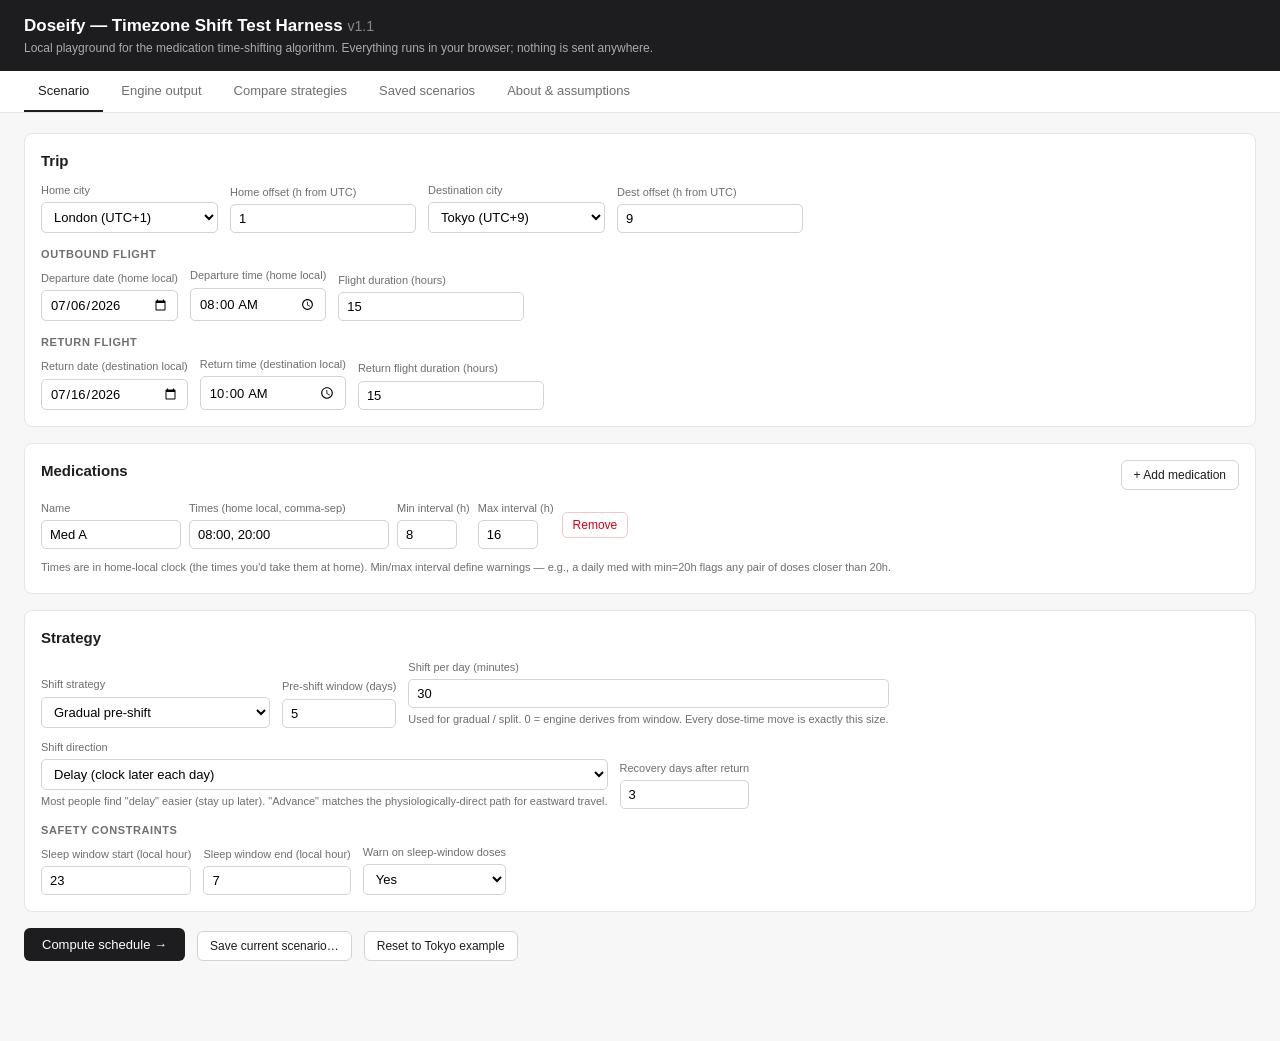
<file: index.html>
<!doctype html>
<html lang="en">
<head>
<meta charset="utf-8">
<title>Doseify — Timezone Shift Test Harness v1.1</title>
<style>
  :root {
    --bg: #f7f7f8;
    --panel: #ffffff;
    --ink: #1d1d1f;
    --muted: #6e6e73;
    --line: #e5e5e7;
    --accent: #0a84ff;
    --warn-bg: #fff5f6;
    --warn-line: #d70015;
    --info-bg: #f0f8ff;
    --info-line: #007aff;
    --home: #f7f7f8;
    --pre: #fff8e1;
    --flight: #ffe9d4;
    --dest: #e3f2fd;
    --return: #ffe9d4;
    --recover: #fff8e1;
  }
  * { box-sizing: border-box; }
  body {
    font-family: -apple-system, BlinkMacSystemFont, "Segoe UI", Roboto, Helvetica, Arial, sans-serif;
    margin: 0; background: var(--bg); color: var(--ink); font-size: 14px; line-height: 1.4;
  }
  header.app {
    background: var(--ink); color: #fff; padding: 14px 24px;
  }
  header.app h1 { margin: 0; font-size: 17px; font-weight: 600; }
  header.app .sub { font-size: 12px; color: #aaa; margin-top: 2px; }
  nav.tabs {
    background: #fff; border-bottom: 1px solid var(--line); padding: 0 24px;
    display: flex; gap: 4px; overflow-x: auto;
  }
  nav.tabs button {
    background: none; border: none; padding: 12px 14px; cursor: pointer;
    font-size: 13px; color: var(--muted); border-bottom: 2px solid transparent;
  }
  nav.tabs button.active { color: var(--ink); border-bottom-color: var(--ink); font-weight: 500; }
  main { padding: 20px 24px 80px; max-width: 1280px; }
  section.tab-pane { display: none; }
  section.tab-pane.active { display: block; }
  .panel { background: var(--panel); border: 1px solid var(--line); border-radius: 8px; padding: 16px; margin-bottom: 16px; }
  .panel h2 { margin: 0 0 12px; font-size: 15px; font-weight: 600; }
  .panel h3 { margin: 14px 0 6px; font-size: 11px; color: var(--muted); text-transform: uppercase; letter-spacing: 0.6px; font-weight: 600; }
  .row { display: flex; gap: 12px; flex-wrap: wrap; align-items: flex-end; }
  .field { display: flex; flex-direction: column; gap: 4px; }
  .field label { font-size: 11px; color: var(--muted); }
  .field input, .field select {
    padding: 6px 8px; font-size: 13px; border: 1px solid #d2d2d7; border-radius: 5px; background: #fff;
    font-family: inherit;
  }
  .field input:focus, .field select:focus { outline: 2px solid var(--accent); outline-offset: -1px; }
  button.primary {
    background: var(--ink); color: #fff; border: none; padding: 9px 18px;
    border-radius: 6px; cursor: pointer; font-size: 13px; font-weight: 500;
  }
  button.primary:hover { background: #333; }
  button.secondary {
    background: #fff; color: var(--ink); border: 1px solid #d2d2d7;
    padding: 7px 12px; border-radius: 6px; cursor: pointer; font-size: 12px;
  }
  button.secondary:hover { background: #f5f5f7; }
  button.danger {
    background: #fff; color: var(--warn-line); border: 1px solid #f5c7ca;
    padding: 5px 10px; border-radius: 5px; cursor: pointer; font-size: 12px;
  }
  table.schedule { width: 100%; border-collapse: collapse; font-size: 12px; }
  table.schedule th, table.schedule td { border-bottom: 1px solid #f0f0f0; padding: 6px 8px; text-align: left; }
  table.schedule th { background: #fafafa; font-weight: 500; color: var(--muted); font-size: 11px; text-transform: uppercase; letter-spacing: 0.4px; position: sticky; top: 0; }
  table.schedule tr.phase-home td:first-child { border-left: 3px solid #d2d2d7; }
  table.schedule tr.phase-pre td:first-child { border-left: 3px solid #f5a623; }
  table.schedule tr.phase-flight td:first-child { border-left: 3px solid #ff6b00; }
  table.schedule tr.phase-dest td:first-child { border-left: 3px solid var(--accent); }
  table.schedule tr.phase-return td:first-child { border-left: 3px solid #ff6b00; }
  table.schedule tr.phase-recover td:first-child { border-left: 3px solid #f5a623; }
  .pill { display: inline-block; padding: 1px 6px; border-radius: 10px; font-size: 10px; background: #eef; color: #334; margin-right: 4px; font-weight: 500; }
  .pill.home { background: #eee; color: #555; }
  .pill.pre, .pill.recover { background: #fff3cd; color: #7a5500; }
  .pill.flight, .pill.return { background: #ffe0c2; color: #8a3a00; }
  .pill.dest { background: #d6ebff; color: #003a72; }
  .warning-list { font-size: 12px; }
  .warning-list .warn { padding: 7px 10px; border-left: 3px solid var(--warn-line); background: var(--warn-bg); margin-bottom: 4px; border-radius: 0 4px 4px 0; }
  .warning-list .info { padding: 7px 10px; border-left: 3px solid var(--info-line); background: var(--info-bg); margin-bottom: 4px; border-radius: 0 4px 4px 0; }
  .med-row {
    display: flex; gap: 8px; align-items: center; padding: 8px 0;
    border-bottom: 1px solid #f0f0f0;
  }
  .med-row:last-child { border-bottom: none; }
  .med-row input[type=text] { width: 140px; }
  .med-row input[type=number] { width: 60px; }
  .med-row .med-times { display: flex; gap: 4px; align-items: center; }
  svg.timeline { width: 100%; height: auto; display: block; background: #fff; border-radius: 4px; }
  .legend { font-size: 11px; color: var(--muted); display: flex; gap: 16px; margin-top: 8px; flex-wrap: wrap; }
  .legend .swatch { display: inline-block; width: 12px; height: 12px; vertical-align: middle; margin-right: 4px; border-radius: 2px; border: 1px solid rgba(0,0,0,0.05); }
  .compare-grid { display: grid; grid-template-columns: 1fr 1fr; gap: 16px; }
  .saved-row { display: flex; justify-content: space-between; align-items: center; padding: 10px 0; border-bottom: 1px solid #f0f0f0; gap: 12px; }
  .saved-row:last-child { border-bottom: none; }
  .saved-row .saved-meta { flex: 1; }
  .saved-row .saved-name { font-weight: 500; }
  .saved-row .saved-desc { font-size: 11px; color: var(--muted); }
  small.muted { color: var(--muted); font-size: 11px; }
  .kv { display: grid; grid-template-columns: max-content 1fr; gap: 4px 12px; font-size: 12px; }
  .kv dt { color: var(--muted); }
  .kv dd { margin: 0; }
  .scrollwrap { max-height: 460px; overflow: auto; border: 1px solid #f0f0f0; border-radius: 4px; }
  details.about { padding: 10px 0; border-top: 1px solid #eee; }
  details.about summary { cursor: pointer; font-weight: 500; padding: 4px 0; }
  details.about > div { padding: 8px 0 4px; color: #333; }
  .toast {
    position: fixed; bottom: 20px; right: 20px; background: var(--ink); color: #fff;
    padding: 10px 16px; border-radius: 6px; font-size: 12px; opacity: 0; transition: opacity 0.2s;
    pointer-events: none;
  }
  .toast.show { opacity: 1; }
  code { background: #f0f0f0; padding: 1px 4px; border-radius: 3px; font-size: 12px; }
</style>
</head>
<body>
<header class="app">
  <h1>Doseify — Timezone Shift Test Harness <small style="color:#888;font-weight:400">v1.1</small></h1>
  <div class="sub">Local playground for the medication time-shifting algorithm. Everything runs in your browser; nothing is sent anywhere.</div>
</header>
<nav class="tabs">
  <button data-tab="scenario" class="active">Scenario</button>
  <button data-tab="output">Engine output</button>
  <button data-tab="compare">Compare strategies</button>
  <button data-tab="saved">Saved scenarios</button>
  <button data-tab="about">About &amp; assumptions</button>
</nav>
<main>

<!-- ===================== SCENARIO TAB ===================== -->
<section class="tab-pane active" id="tab-scenario">

  <div class="panel">
    <h2>Trip</h2>
    <div class="row">
      <div class="field">
        <label>Home city</label>
        <select id="homeCity"></select>
      </div>
      <div class="field">
        <label>Home offset (h from UTC)</label>
        <input type="number" id="homeOffset" step="0.25" value="1">
      </div>
      <div class="field">
        <label>Destination city</label>
        <select id="destCity"></select>
      </div>
      <div class="field">
        <label>Dest offset (h from UTC)</label>
        <input type="number" id="destOffset" step="0.25" value="9">
      </div>
    </div>

    <h3>Outbound flight</h3>
    <div class="row">
      <div class="field">
        <label>Departure date (home local)</label>
        <input type="date" id="depDate" value="2026-07-06">
      </div>
      <div class="field">
        <label>Departure time (home local)</label>
        <input type="time" id="depTime" value="08:00">
      </div>
      <div class="field">
        <label>Flight duration (hours)</label>
        <input type="number" id="depFlight" step="0.5" value="15">
      </div>
    </div>

    <h3>Return flight</h3>
    <div class="row">
      <div class="field">
        <label>Return date (destination local)</label>
        <input type="date" id="retDate" value="2026-07-16">
      </div>
      <div class="field">
        <label>Return time (destination local)</label>
        <input type="time" id="retTime" value="10:00">
      </div>
      <div class="field">
        <label>Return flight duration (hours)</label>
        <input type="number" id="retFlight" step="0.5" value="15">
      </div>
    </div>
  </div>

  <div class="panel">
    <h2>Medications <button class="secondary" id="addMed" style="float:right">+ Add medication</button></h2>
    <div id="medList"></div>
    <small class="muted">Times are in home-local clock (the times you'd take them at home). Min/max interval define warnings — e.g., a daily med with min=20h flags any pair of doses closer than 20h.</small>
  </div>

  <div class="panel">
    <h2>Strategy</h2>
    <div class="row">
      <div class="field">
        <label>Shift strategy</label>
        <select id="strategy">
          <option value="suggest">Suggest (engine picks)</option>
          <option value="snap">Snap on landing</option>
          <option value="gradual" selected>Gradual pre-shift</option>
          <option value="split">Split (half before, half on landing)</option>
        </select>
      </div>
      <div class="field">
        <label>Pre-shift window (days)</label>
        <input type="number" id="preShiftDays" min="0" max="14" value="5">
      </div>
      <div class="field">
        <label>Shift per day (minutes)</label>
        <input type="number" id="shiftMinPerDay" min="0" max="240" step="5" value="30">
        <small class="muted">Used for gradual / split. 0 = engine derives from window. Every dose-time move is exactly this size.</small>
      </div>
      <div class="field">
        <label>Shift direction</label>
        <select id="shiftDirection">
          <option value="delay" selected>Delay (clock later each day)</option>
          <option value="advance">Advance (clock earlier each day)</option>
        </select>
        <small class="muted">Most people find "delay" easier (stay up later). "Advance" matches the physiologically-direct path for eastward travel.</small>
      </div>
      <div class="field">
        <label>Recovery days after return</label>
        <input type="number" id="postRecoveryDays" min="0" max="14" value="3">
      </div>
    </div>
    <h3>Safety constraints</h3>
    <div class="row">
      <div class="field">
        <label>Sleep window start (local hour)</label>
        <input type="number" id="sleepStart" min="0" max="23" value="23">
      </div>
      <div class="field">
        <label>Sleep window end (local hour)</label>
        <input type="number" id="sleepEnd" min="0" max="23" value="7">
      </div>
      <div class="field">
        <label>Warn on sleep-window doses</label>
        <select id="warnSleep"><option value="1" selected>Yes</option><option value="0">No</option></select>
      </div>
    </div>
  </div>

  <div class="row">
    <button class="primary" id="computeBtn">Compute schedule →</button>
    <button class="secondary" id="saveBtn">Save current scenario…</button>
    <button class="secondary" id="resetBtn">Reset to Tokyo example</button>
  </div>
</section>

<!-- ===================== OUTPUT TAB ===================== -->
<section class="tab-pane" id="tab-output">
  <div class="panel">
    <h2>Summary <span style="float:right">
      <button class="secondary" id="exportJsonBtn">Export JSON fixture</button>
    </span></h2>
    <dl class="kv" id="summaryKv"></dl>
  </div>

  <div class="panel">
    <h2>Your edits <small class="muted">(drag any dose dot on the timeline to override its time)</small></h2>
    <div id="editsPanel"></div>
  </div>

  <div class="panel">
    <h2>Timeline</h2>
    <div id="timelineWrap"></div>
    <div class="legend">
      <span><span class="swatch" style="background:var(--home)"></span>Home</span>
      <span><span class="swatch" style="background:var(--pre)"></span>Pre-shift</span>
      <span><span class="swatch" style="background:#ff6b00;opacity:0.4"></span>In flight</span>
      <span><span class="swatch" style="background:var(--dest)"></span>Destination</span>
      <span><span class="swatch" style="background:var(--recover)"></span>Recovery</span>
      <span><span class="swatch" style="background:#666;opacity:0.3"></span>Sleep window</span>
      <span><span class="swatch" style="background:#1d1d1f;border-radius:50%"></span>Dose</span>
      <span><span class="swatch" style="background:#fff;border:2px solid #d70015;border-radius:50%"></span>Dose in a warning</span>
      <span><span class="swatch" style="background:#0a84ff;border-radius:50%"></span>Edited dose</span>
      <span style="font-style:italic;color:#777">Dashed vertical line = where "home midnight" falls on this row's clock</span>
    </div>
  </div>

  <div class="panel">
    <h2>Schedule (per dose)</h2>
    <div class="scrollwrap">
      <table class="schedule" id="schedTable">
        <thead><tr>
          <th>Phase</th>
          <th>Date (display)</th>
          <th>Med</th>
          <th>Display local</th>
          <th>Home local</th>
          <th>UTC</th>
          <th>Notes</th>
        </tr></thead>
        <tbody></tbody>
      </table>
    </div>
  </div>

  <div class="panel">
    <h2>Warnings &amp; notes</h2>
    <div class="warning-list" id="warningList"></div>
  </div>
</section>

<!-- ===================== COMPARE TAB ===================== -->
<section class="tab-pane" id="tab-compare">
  <div class="panel">
    <h2>Compare two strategies</h2>
    <div class="row">
      <div class="field">
        <label>Strategy A</label>
        <select id="cmpA">
          <option value="snap">Snap on landing</option>
          <option value="gradual" selected>Gradual pre-shift</option>
          <option value="split">Split</option>
          <option value="suggest">Suggest</option>
        </select>
      </div>
      <div class="field">
        <label>Strategy B</label>
        <select id="cmpB">
          <option value="snap" selected>Snap on landing</option>
          <option value="gradual">Gradual pre-shift</option>
          <option value="split">Split</option>
          <option value="suggest">Suggest</option>
        </select>
      </div>
      <button class="primary" id="cmpBtn">Compare →</button>
    </div>
    <small class="muted">Uses the current trip + medication + safety-constraint settings from the Scenario tab. Only the strategy differs.</small>
  </div>

  <div class="compare-grid">
    <div class="panel">
      <h2>Strategy A</h2>
      <div id="cmpAOut"></div>
    </div>
    <div class="panel">
      <h2>Strategy B</h2>
      <div id="cmpBOut"></div>
    </div>
  </div>
</section>

<!-- ===================== SAVED TAB ===================== -->
<section class="tab-pane" id="tab-saved">
  <div class="panel">
    <h2>Saved scenarios <small class="muted">(stored in this browser only)</small></h2>
    <div id="savedList"></div>
  </div>
  <div class="panel">
    <h2>Import / export</h2>
    <p style="font-size:12px;color:var(--muted)">Export all saved scenarios as JSON (for backup or to seed Swift unit tests). Import overwrites.</p>
    <button class="secondary" id="exportAllBtn">Export all scenarios</button>
    <button class="secondary" id="importAllBtn">Import scenarios…</button>
    <input type="file" id="importFile" accept="application/json" style="display:none">
  </div>
</section>

<!-- ===================== ABOUT TAB ===================== -->
<section class="tab-pane" id="tab-about">
  <div class="panel">
    <h2>What this harness is for</h2>
    <p>This is a self-contained playground for the Doseify time-shift engine. The goal is to get the algorithm right <em>before</em> porting it to Swift inside the iOS app. Each scenario you save becomes a regression test fixture: once we port to Swift, the Swift engine should produce the same dose schedule for the same inputs.</p>

    <h3>What the engine does</h3>
    <p>Given (home timezone, destination timezone, flight dates, medication schedule, strategy), it produces a day-by-day list of dose times in both UTC and local clocks. It also flags warnings: doses too close together, too far apart, or falling in the configured sleep window.</p>

    <h3>Strategies</h3>
    <details class="about"><summary>Snap on landing</summary><div>
      Take doses at the home-local clock times right up until landing, then immediately take them at the destination-local clock times. Simplest. Best for small shifts (≤3h) or short trips (≤3 days). For large shifts, produces an awkward "swap" dose where two adjacent doses are much closer or further apart than usual.
    </div></details>
    <details class="about"><summary>Gradual pre-shift</summary><div>
      Move doses by N minutes per day for K days before departure (configurable). On landing, snap any remaining shift to destination-local time. On return, mirror: pre-shift back over K days before the return flight, snap remainder on landing back home.
    </div></details>
    <details class="about"><summary>Split (half before, half on landing)</summary><div>
      Pre-shift only half the total shift before departure, then snap the remaining half on landing. Useful when you can't start pre-shifting early enough to cover the full shift gradually.
    </div></details>
    <details class="about"><summary>Suggest</summary><div>
      Engine picks: snap if |shift| ≤ 3h or trip ≤ 3 days; gradual otherwise, with shift-per-day = ceil(total shift / pre-shift window).
    </div></details>

    <h3>Assumptions and limitations (be honest about these)</h3>
    <ul>
      <li><strong>Fixed offsets, no DST mid-trip.</strong> The harness uses constant UTC offsets per zone. If DST changes during the trip, results will be off by an hour. Real implementation needs IANA zones.</li>
      <li><strong>No drug pharmacokinetics.</strong> "Safe interval" here is a single min/max per medication. Real drug safety depends on half-life, peak times, food interactions, etc. The harness is geometric, not clinical.</li>
      <li><strong>Strategy choice is not medical advice.</strong> Which strategy is appropriate depends on the medication and the prescriber. The harness shows you what happens; it does not tell you what should happen.</li>
      <li><strong>Single-leg flights only.</strong> No layovers, multi-stop trips, or partial-day arrivals that change zone mid-flight.</li>
    </ul>

    <h3>Engine public shape (this is what we'll port to Swift)</h3>
    <pre style="font-size:11px;background:#f5f5f7;padding:10px;border-radius:4px;overflow:auto"><code>computeSchedule({
  homeOffset, destOffset,         // hours from UTC
  departureLocal: {date, time},   // home local
  flightHours,
  returnLocal: {date, time},      // dest local
  returnFlightHours,
  meds: [{ name, homeTimes:['08:00','20:00'],
           minIntervalH, maxIntervalH }],
  strategy: 'snap'|'gradual'|'split'|'suggest',
  preShiftDays, shiftMinPerDay,
  postRecoveryDays,
  sleepWindow: [startHour, endHour]
}) =&gt; {
  doses: [{ medName, utcMs, homeLocal, destLocal,
            displayLocal, displayOffset, phase,
            scheduledClockMin, shiftFraction, notes }],
  warnings: [{ severity, code, message, dosesAffected }],
  summary: { shiftHours, totalDoses, ... }
}</code></pre>
  </div>
</section>

</main>

<div class="toast" id="toast"></div>

<script>
// ============================================================
// CITY / OFFSET DATA
// ============================================================
const CITIES = [
  ['London', 1],          // BST assumed in default scenario
  ['New York', -4],       // EDT
  ['Los Angeles', -7],    // PDT
  ['Tokyo', 9],
  ['Sydney', 10],
  ['Singapore', 8],
  ['Mumbai', 5.5],
  ['Kathmandu', 5.75],
  ['Dubai', 4],
  ['Paris', 2],
  ['Berlin', 2],
  ['Moscow', 3],
  ['Honolulu', -10],
  ['Auckland', 12],
  ['São Paulo', -3],
  ['Cape Town', 2],
  ['Buenos Aires', -3],
  ['Mexico City', -6],
  ['Chicago', -5],
  ['Vancouver', -7],
  ['Hong Kong', 8],
  ['Seoul', 9],
  ['Bangkok', 7],
  ['Anchorage', -8],
  ['Reykjavík', 0],
  ['(custom)', null]
];

// ============================================================
// ENGINE — pure logic, no DOM, designed to port to Swift
// ============================================================
const MS = { hour: 3600000, day: 86400000, min: 60000 };

function parseLocalToUtc(dateStr, timeStr, offsetHours) {
  // dateStr: 'YYYY-MM-DD'; timeStr: 'HH:MM'; returns ms since epoch
  const [Y,M,D] = dateStr.split('-').map(Number);
  const [h,m] = timeStr.split(':').map(Number);
  return Date.UTC(Y, M-1, D, h, m) - offsetHours * MS.hour;
}

function fmtLocal(utcMs, offsetHours) {
  const d = new Date(utcMs + offsetHours * MS.hour);
  const Y = d.getUTCFullYear();
  const M = String(d.getUTCMonth()+1).padStart(2,'0');
  const D = String(d.getUTCDate()).padStart(2,'0');
  const h = String(d.getUTCHours()).padStart(2,'0');
  const m = String(d.getUTCMinutes()).padStart(2,'0');
  return { date: `${Y}-${M}-${D}`, time: `${h}:${m}`, hourFloat: d.getUTCHours() + d.getUTCMinutes()/60 };
}

function fmtUtc(utcMs) {
  return fmtLocal(utcMs, 0);
}

function timeStrToMin(t) {
  const [h,m] = t.split(':').map(Number);
  return h*60 + m;
}

function minToTimeStr(min) {
  const m = ((min % 1440) + 1440) % 1440;
  return `${String(Math.floor(m/60)).padStart(2,'0')}:${String(m%60).padStart(2,'0')}`;
}

// Compute the dose "shift fraction" at UTC time t.
// 0 = aligned with home, 1 = aligned with destination.
function shiftFractionAt(t, mile, strategy, preShiftDays, shiftMinPerDay, shiftHours) {
  const { depUtc, arrUtc, retDepUtc, retArrUtc } = mile;
  const psMs = preShiftDays * MS.day;
  const totalShiftMin = Math.abs(shiftHours) * 60;
  // Effective pre-shift window — never larger than what we can fill at shiftMinPerDay
  const effPsMs = (strategy === 'gradual' && shiftMinPerDay > 0)
    ? Math.min(psMs, (totalShiftMin / shiftMinPerDay) * MS.day)
    : psMs;

  // Before everything: 0
  if (t < depUtc - effPsMs) return 0;

  // Outbound shift region
  if (t < arrUtc) {
    if (strategy === 'snap') return 0;
    if (strategy === 'gradual') {
      if (t < depUtc) {
        const f = (t - (depUtc - effPsMs)) / Math.max(effPsMs, 1);
        return Math.max(0, Math.min(1, f));
      }
      // On flight day after departure: hold whatever we'd reached at departure
      const fAtDep = effPsMs > 0 ? 1 : 0; // gradual fully shifts by departure
      return fAtDep;
    }
    if (strategy === 'split') {
      if (t < depUtc) {
        const f = 0.5 * (t - (depUtc - effPsMs)) / Math.max(effPsMs, 1);
        return Math.max(0, Math.min(0.5, f));
      }
      return 0.5;
    }
  }

  // In destination, before return shift starts
  if (t < retDepUtc - effPsMs) return 1;

  // Return shift region
  if (t < retArrUtc) {
    if (strategy === 'snap') return 1;
    if (strategy === 'gradual') {
      if (t < retDepUtc) {
        const f = 1 - (t - (retDepUtc - effPsMs)) / Math.max(effPsMs, 1);
        return Math.max(0, Math.min(1, f));
      }
      return 0;
    }
    if (strategy === 'split') {
      if (t < retDepUtc) {
        const f = 1 - 0.5 * (t - (retDepUtc - effPsMs)) / Math.max(effPsMs, 1);
        return Math.max(0.5, Math.min(1, f));
      }
      return 0.5;
    }
  }
  // After return: home
  return 0;
}

function effectiveOffsetAt(t, mile, strategy, preShiftDays, shiftMinPerDay, homeOffset, destOffset) {
  const shift = destOffset - homeOffset;
  const f = shiftFractionAt(t, mile, strategy, preShiftDays, shiftMinPerDay, shift);
  return homeOffset + f * shift;
}

function phaseAt(t, mile) {
  const { depUtc, arrUtc, retDepUtc, retArrUtc, preShiftStart, recoveryEnd } = mile;
  if (t < preShiftStart) return 'home';
  if (t < depUtc) return 'pre';
  if (t < arrUtc) return 'flight';
  if (t < retDepUtc) return 'dest';
  if (t < retArrUtc) return 'return';
  if (t < recoveryEnd) return 'recover';
  return 'home';
}

function displayOffsetForPhase(phase, homeOffset, destOffset) {
  // Where the person physically is — used for "display local" column
  if (phase === 'home' || phase === 'pre' || phase === 'recover') return homeOffset;
  if (phase === 'dest') return destOffset;
  if (phase === 'flight' || phase === 'return') return destOffset; // arrival side
  return homeOffset;
}

// Midnight (UTC ms) of the calendar day in a given frame (offset hours).
function startOfDayInFrame(utcMs, offsetHours) {
  const localMs = utcMs + offsetHours * MS.hour;
  const dayStartLocal = Math.floor(localMs / MS.day) * MS.day;
  return dayStartLocal - offsetHours * MS.hour;
}

// Generate doses for one medication using DISCRETE per-day shifts.
// Every step is exactly `shiftMinPerDay` minutes, so dose clock-times always
// land on a clean multiple of the step size (no drift to "random" minutes).
function generateMedDoses(med, range, mile, strategy, preShiftDays, shiftMinPerDay, homeOffset, destOffset, shiftDirection) {
  const doses = [];
  const slotsMin = med.homeTimes.map(timeStrToMin).sort((a,b)=>a-b);
  if (slotsMin.length === 0) return doses;

  const shiftHours = destOffset - homeOffset;
  const absShiftMin = Math.abs(shiftHours) * 60;
  // dir: +1 = delay (clock later each day), -1 = advance (clock earlier each day)
  const dir = shiftDirection === 'delay' ? +1 : -1;
  const stepMin = Math.max(1, shiftMinPerDay);

  // How far can pre-shift accumulate? Strategy-dependent cap, in minutes.
  const fullCap = preShiftDays * stepMin;
  let outCap, retCap;
  if (strategy === 'snap') { outCap = 0; retCap = 0; }
  else if (strategy === 'gradual') { outCap = fullCap; retCap = fullCap; }
  else if (strategy === 'split') { outCap = Math.floor(fullCap / 2); retCap = outCap; }
  else { outCap = fullCap; retCap = fullCap; }

  // Helper to emit a dose if it lies inside the visible range.
  const emitDose = (doseUtc, slot, accShift) => {
    if (doseUtc < range.startUtc || doseUtc >= range.endUtc) return;
    const phase = phaseAt(doseUtc, mile);
    const dispOff = displayOffsetForPhase(phase, homeOffset, destOffset);
    const homeLoc = fmtLocal(doseUtc, homeOffset);
    const destLoc = fmtLocal(doseUtc, destOffset);
    const dispLoc = fmtLocal(doseUtc, dispOff);
    doses.push({
      medName: med.name,
      utcMs: doseUtc,
      homeLocal: `${homeLoc.date} ${homeLoc.time}`,
      destLocal: `${destLoc.date} ${destLoc.time}`,
      displayLocal: `${dispLoc.date} ${dispLoc.time}`,
      displayDate: dispLoc.date,
      displayHourFloat: dispLoc.hourFloat,
      displayOffset: dispOff,
      phase,
      scheduledClockMin: slot,
      scheduledClock: minToTimeStr(slot),
      accShiftMin: accShift,
      shiftFraction: absShiftMin > 0 ? Math.min(1, accShift / absShiftMin) : 0,
      notes: []
    });
  };

  // ===== Phase 1: outbound days (home + pre-shift) =====
  // Iterated in HOME frame. Day d=0 is the departure date; d<0 is days before.
  const depMid = startOfDayInFrame(mile.depUtc, homeOffset);
  const daysBefore = Math.max(preShiftDays + 2, 7);
  for (let d = -daysBefore; d <= 0; d++) {
    const dayMid = depMid + d * MS.day;
    const daysIntoShift = preShiftDays + d; // 0..preShiftDays during the window, negative before
    const accShift = Math.max(0, Math.min(outCap, daysIntoShift * stepMin));
    for (const slot of slotsMin) {
      const shiftedSlot = slot + accShift * dir;
      const doseUtc = dayMid + shiftedSlot * MS.min;
      // Only emit doses that occur before arrival; the dest-frame loop covers everything after.
      if (doseUtc < mile.arrUtc) emitDose(doseUtc, slot, accShift);
    }
  }

  // ===== Phase 2: dest days (settled + return pre-shift) =====
  // Iterated in DEST frame. i=0 is the arrival date; the last iteration is the return-flight date.
  const arrMid = startOfDayInFrame(mile.arrUtc, destOffset);
  const retMid = startOfDayInFrame(mile.retDepUtc, destOffset);
  const destDayCount = Math.round((retMid - arrMid) / MS.day) + 1;
  for (let i = 0; i < destDayCount; i++) {
    const dayMid = arrMid + i * MS.day;
    const dFromRet = i - (destDayCount - 1); // -(destDayCount-1) .. 0
    const daysIntoReturn = preShiftDays + dFromRet;
    const accReturnShift = Math.max(0, Math.min(retCap, daysIntoReturn * stepMin));
    // In dest frame the schedule shifts back the OPPOSITE direction from outbound.
    for (const slot of slotsMin) {
      const shiftedSlot = slot + accReturnShift * (-dir);
      const doseUtc = dayMid + shiftedSlot * MS.min;
      if (doseUtc >= mile.arrUtc && doseUtc < mile.retArrUtc) emitDose(doseUtc, slot, accReturnShift);
    }
  }

  // ===== Phase 3: post-return (recover + home) =====
  // Iterated in HOME frame, starting from the day of return-landing.
  const retArrMid = startOfDayInFrame(mile.retArrUtc, homeOffset);
  const daysAfter = Math.max(7, Math.ceil((range.endUtc - retArrMid) / MS.day) + 2);
  for (let d = 0; d <= daysAfter; d++) {
    const dayMid = retArrMid + d * MS.day;
    for (const slot of slotsMin) {
      const doseUtc = dayMid + slot * MS.min;
      if (doseUtc >= mile.retArrUtc) emitDose(doseUtc, slot, 0);
    }
  }

  // Dedupe — phase boundaries can occasionally emit two doses within minutes of each other.
  doses.sort((a,b) => a.utcMs - b.utcMs);
  const out = [];
  for (const d of doses) {
    if (out.length > 0 && Math.abs(d.utcMs - out[out.length-1].utcMs) < MS.min * 5) continue;
    out.push(d);
  }
  return out;
}

function computeWarnings(doses, meds, sleepWindow, warnSleep) {
  const warnings = [];
  // Group doses by med to check intervals
  const byMed = {};
  for (const d of doses) {
    if (!byMed[d.medName]) byMed[d.medName] = [];
    byMed[d.medName].push(d);
  }
  for (const med of meds) {
    const list = (byMed[med.name] || []).slice().sort((a,b)=>a.utcMs - b.utcMs);
    for (let i = 1; i < list.length; i++) {
      const dt = (list[i].utcMs - list[i-1].utcMs) / MS.hour;
      if (med.minIntervalH > 0 && dt < med.minIntervalH - 0.001) {
        warnings.push({
          severity: 'warn',
          code: 'INTERVAL_TOO_SHORT',
          message: `${med.name}: only ${dt.toFixed(1)}h between dose at ${list[i-1].displayLocal} and ${list[i].displayLocal} (min ${med.minIntervalH}h)`,
          dosesAffected: [list[i-1].utcMs, list[i].utcMs]
        });
      }
      if (med.maxIntervalH > 0 && dt > med.maxIntervalH + 0.001) {
        warnings.push({
          severity: 'warn',
          code: 'INTERVAL_TOO_LONG',
          message: `${med.name}: ${dt.toFixed(1)}h gap between dose at ${list[i-1].displayLocal} and ${list[i].displayLocal} (max ${med.maxIntervalH}h)`,
          dosesAffected: [list[i-1].utcMs, list[i].utcMs]
        });
      }
    }
  }
  if (warnSleep) {
    for (const d of doses) {
      const h = d.displayHourFloat;
      const [s, e] = sleepWindow;
      const inWindow = s < e ? (h >= s && h < e) : (h >= s || h < e);
      if (inWindow) {
        warnings.push({
          severity: 'info',
          code: 'SLEEP_WINDOW',
          message: `${d.medName}: dose at ${d.displayLocal} falls in sleep window (${String(s).padStart(2,'0')}:00–${String(e).padStart(2,'0')}:00 local)`,
          dosesAffected: [d.utcMs]
        });
      }
      if (d.phase === 'flight' || d.phase === 'return') {
        warnings.push({
          severity: 'info',
          code: 'IN_FLIGHT',
          message: `${d.medName}: dose at ${d.displayLocal} is during the flight`,
          dosesAffected: [d.utcMs]
        });
      }
    }
  }
  return warnings;
}

function pickStrategy(input) {
  // Used when strategy='suggest'
  const shift = Math.abs(input.destOffset - input.homeOffset);
  const tripDays = (input.returnDepartureUtc - input.arrivalUtc) / MS.day;
  if (shift <= 3) return 'snap';
  if (tripDays <= 3) return 'snap';
  return 'gradual';
}

function computeSchedule(rawInput) {
  // Normalize
  const homeOffset = +rawInput.homeOffset;
  const destOffset = +rawInput.destOffset;
  const depUtc = parseLocalToUtc(rawInput.departureLocal.date, rawInput.departureLocal.time, homeOffset);
  const arrUtc = depUtc + rawInput.flightHours * MS.hour;
  const retDepUtc = parseLocalToUtc(rawInput.returnLocal.date, rawInput.returnLocal.time, destOffset);
  const retArrUtc = retDepUtc + rawInput.returnFlightHours * MS.hour;
  const preShiftDays = +rawInput.preShiftDays;
  const postRecoveryDays = +rawInput.postRecoveryDays;
  const shiftDirection = rawInput.shiftDirection || 'delay';
  const recoveryEnd = retArrUtc + postRecoveryDays * MS.day;

  let strategy = rawInput.strategy;
  if (strategy === 'suggest') {
    strategy = pickStrategy({ homeOffset, destOffset, arrivalUtc: arrUtc, returnDepartureUtc: retDepUtc });
  }

  // Effective pre-shift days (0 for snap so phases label correctly).
  const effPreShiftDays = strategy === 'snap' ? 0 : preShiftDays;
  const preShiftStart = depUtc - effPreShiftDays * MS.day;
  const startUtc = preShiftStart - MS.day; // show one extra day before
  const endUtc = recoveryEnd + MS.day;
  const mile = { depUtc, arrUtc, retDepUtc, retArrUtc, preShiftStart, recoveryEnd };

  // Auto-derive shiftMinPerDay if 0 and gradual/split (round to nearest 5 min for cleanliness).
  let shiftMinPerDay = +rawInput.shiftMinPerDay;
  const shiftHours = destOffset - homeOffset;
  if ((strategy === 'gradual' || strategy === 'split') && shiftMinPerDay === 0 && preShiftDays > 0) {
    shiftMinPerDay = Math.ceil(Math.abs(shiftHours) * 60 / preShiftDays / 5) * 5;
  }

  const range = { startUtc, endUtc };
  let allDoses = [];
  for (const med of rawInput.meds) {
    const ds = generateMedDoses(med, range, mile, strategy, preShiftDays, shiftMinPerDay, homeOffset, destOffset, shiftDirection);
    allDoses = allDoses.concat(ds);
  }
  allDoses.sort((a,b) => a.utcMs - b.utcMs);

  const warnings = computeWarnings(allDoses, rawInput.meds,
    [rawInput.sleepStart, rawInput.sleepEnd], rawInput.warnSleep);

  // Summary
  const summary = {
    strategyUsed: strategy,
    shiftDirectionUsed: shiftDirection,
    shiftMinPerDayUsed: shiftMinPerDay,
    shiftHours: shiftHours,
    preShiftDays,
    totalDoses: allDoses.length,
    warningCount: warnings.filter(w => w.severity === 'warn').length,
    infoCount: warnings.filter(w => w.severity === 'info').length,
    depUtcIso: new Date(depUtc).toISOString(),
    arrUtcIso: new Date(arrUtc).toISOString(),
    retDepUtcIso: new Date(retDepUtc).toISOString(),
    retArrUtcIso: new Date(retArrUtc).toISOString(),
  };
  return { doses: allDoses, warnings, summary, milestones: mile, range };
}

// ============================================================
// UI
// ============================================================
const $ = sel => document.querySelector(sel);
const $$ = sel => Array.from(document.querySelectorAll(sel));

function toast(msg) {
  const t = $('#toast'); t.textContent = msg; t.classList.add('show');
  setTimeout(() => t.classList.remove('show'), 1800);
}

// ============================================================
// USER OVERRIDES — drag-to-edit dose times
// ============================================================
// Keyed by (medName | displayDate | scheduledClockMin) so they survive recomputes
// as long as the dose's slot identity is stable.
let userOverrides = {};
let lastResult = null;
let lastInput = null;

function overrideKey(d) {
  return `${d.medName}|${d.displayDate}|${d.scheduledClockMin}`;
}

function applyOverrides(doses, homeOff, destOff) {
  return doses.map((d, idx) => {
    const annotated = { ...d, _idx: idx };
    annotated._overrideKey = overrideKey(d);
    const ov = userOverrides[annotated._overrideKey];
    if (!ov) return annotated;
    const newUtc = ov.newUtcMs;
    const dispOff = annotated.displayOffset;
    const homeLoc = fmtLocal(newUtc, homeOff);
    const destLoc = fmtLocal(newUtc, destOff);
    const dispLoc = fmtLocal(newUtc, dispOff);
    return {
      ...annotated,
      utcMs: newUtc,
      homeLocal: `${homeLoc.date} ${homeLoc.time}`,
      destLocal: `${destLoc.date} ${destLoc.time}`,
      displayLocal: `${dispLoc.date} ${dispLoc.time}`,
      displayDate: dispLoc.date,
      displayHourFloat: dispLoc.hourFloat,
      overridden: true
    };
  });
}

function rerenderWithOverrides() {
  if (!lastResult) return;
  const homeOff = +lastInput.homeOffset;
  const destOff = +lastInput.destOffset;
  let doses = applyOverrides(lastResult.doses, homeOff, destOff);
  doses.sort((a,b) => a.utcMs - b.utcMs);
  const warnings = computeWarnings(doses, lastInput.meds,
    [lastInput.sleepStart, lastInput.sleepEnd], lastInput.warnSleep);
  const summary = {
    ...lastResult.summary,
    totalDoses: doses.length,
    warningCount: warnings.filter(w => w.severity === 'warn').length,
    infoCount: warnings.filter(w => w.severity === 'info').length,
    editsCount: Object.keys(userOverrides).length
  };
  const result = { ...lastResult, doses, warnings, summary };
  renderOutput(result, lastInput);
  renderEditsPanel();
  attachTimelineDrag(result, lastInput);
}

function renderEditsPanel() {
  const wrap = $('#editsPanel');
  const keys = Object.keys(userOverrides);
  if (keys.length === 0) {
    wrap.innerHTML = '<div style="color:#999;font-size:12px">No edits yet — drag any dose dot left or right on the timeline to override its time. Snaps to 30-min boundaries.</div>';
    return;
  }
  const homeOff = +lastInput.homeOffset;
  wrap.innerHTML = `
    <div style="display:flex;align-items:center;gap:12px;margin-bottom:6px">
      <strong>${keys.length} edit${keys.length>1?'s':''}</strong>
      <button class="secondary" id="resetEditsBtn">Reset all edits</button>
    </div>
    ${keys.map(k => {
      const [med, date, slot] = k.split('|');
      const ov = userOverrides[k];
      const dispOff = ov.displayOffset != null ? ov.displayOffset : homeOff;
      const newLoc = fmtLocal(ov.newUtcMs, dispOff);
      const offStr = `UTC${dispOff>=0?'+':''}${dispOff}`;
      return `<div style="display:flex;align-items:center;gap:8px;padding:6px 0;border-top:1px solid #f0f0f0;font-size:12px">
        <div style="flex:1"><strong>${med}</strong> · ${date} · slot ${minToTimeStr(+slot)} → <strong>${newLoc.time}</strong> <small class="muted">(${offStr})</small></div>
        <button class="danger" data-undo="${k}" title="Undo this edit">×</button>
      </div>`;
    }).join('')}
  `;
  $('#resetEditsBtn').onclick = () => { userOverrides = {}; rerenderWithOverrides(); toast('Edits reset'); };
  wrap.querySelectorAll('button[data-undo]').forEach(b => {
    b.onclick = e => { delete userOverrides[e.currentTarget.dataset.undo]; rerenderWithOverrides(); };
  });
}

function attachTimelineDrag(result, input) {
  const svg = $('#timelineWrap svg');
  if (!svg) return;
  const labelW = +svg.dataset.labelW;
  const trackW = +svg.dataset.trackW;
  let drag = null;

  const pxToHour = (clientX) => {
    const rect = svg.getBoundingClientRect();
    const vbW = svg.viewBox.baseVal.width;
    const svgX = (clientX - rect.left) * (vbW / rect.width);
    return (svgX - labelW) / trackW * 24;
  };
  const snapHour = h => Math.max(0, Math.min(23.5, Math.round(h * 2) / 2));

  svg.querySelectorAll('circle.dose-hit').forEach(hit => {
    hit.addEventListener('mousedown', e => {
      const idx = +hit.dataset.idx;
      const dose = result.doses[idx];
      if (!dose) return;
      drag = {
        dose,
        hitEl: hit,
        dotEl: hit.nextElementSibling, // visible dose dot
        startCx: +hit.getAttribute('cx'),
        startClientX: e.clientX
      };
      svg.style.userSelect = 'none';
      e.preventDefault();
    });
  });

  const onMove = e => {
    if (!drag) return;
    const newHour = snapHour(pxToHour(e.clientX));
    const newCx = labelW + (newHour / 24) * trackW;
    drag.hitEl.setAttribute('cx', newCx);
    if (drag.dotEl) drag.dotEl.setAttribute('cx', newCx);
    // Move the time label and med abbrev next to the dot if they exist
    const sibTime = drag.dotEl ? drag.dotEl.nextElementSibling : null;
    if (sibTime && sibTime.tagName === 'text') sibTime.setAttribute('x', newCx);
    const sibTime2 = sibTime ? sibTime.nextElementSibling : null;
    if (sibTime2 && sibTime2.tagName === 'text') {
      sibTime2.setAttribute('x', newCx);
      const hh = Math.floor(newHour);
      const mm = Math.round((newHour - hh) * 60);
      sibTime2.textContent = `${String(hh).padStart(2,'0')}:${String(mm).padStart(2,'0')}`;
    }
  };
  const onUp = e => {
    if (!drag) return;
    const newHour = snapHour(pxToHour(e.clientX));
    const hh = Math.floor(newHour);
    const mm = Math.round((newHour - hh) * 60);
    const timeStr = `${String(hh).padStart(2,'0')}:${String(mm).padStart(2,'0')}`;
    const dose = drag.dose;
    const newUtcMs = parseLocalToUtc(dose.displayDate, timeStr, dose.displayOffset);
    if (Math.abs(newUtcMs - dose.utcMs) > 30000) {
      userOverrides[dose._overrideKey] = {
        newUtcMs,
        displayOffset: dose.displayOffset,
        originalUtcMs: dose.utcMs
      };
      rerenderWithOverrides();
    } else {
      // No real change — just re-render to reset positions
      rerenderWithOverrides();
    }
    drag = null;
    svg.style.userSelect = '';
  };
  // Detach previous drag listeners (if any) before attaching new ones so they don't pile up.
  if (window.__doseifyDragMove) window.removeEventListener('mousemove', window.__doseifyDragMove);
  if (window.__doseifyDragUp) window.removeEventListener('mouseup', window.__doseifyDragUp);
  window.addEventListener('mousemove', onMove);
  window.addEventListener('mouseup', onUp);
  window.__doseifyDragMove = onMove;
  window.__doseifyDragUp = onUp;
}

function populateCities() {
  for (const sel of [$('#homeCity'), $('#destCity')]) {
    sel.innerHTML = '';
    for (const [name, off] of CITIES) {
      const opt = document.createElement('option');
      opt.value = name;
      opt.textContent = off === null ? name : `${name} (UTC${off >= 0 ? '+' : ''}${off})`;
      sel.appendChild(opt);
    }
  }
  $('#homeCity').value = 'London';
  $('#destCity').value = 'Tokyo';
}

function onCityChange(which) {
  const cityName = $(`#${which}City`).value;
  const found = CITIES.find(([n]) => n === cityName);
  if (found && found[1] !== null) {
    $(`#${which}Offset`).value = found[1];
  }
}

// Medications UI
let medsState = [];
function renderMeds() {
  const wrap = $('#medList');
  wrap.innerHTML = '';
  medsState.forEach((m, i) => {
    const row = document.createElement('div');
    row.className = 'med-row';
    row.innerHTML = `
      <div class="field"><label>Name</label><input type="text" data-i="${i}" data-f="name" value="${m.name}"></div>
      <div class="field"><label>Times (home local, comma-sep)</label><input type="text" data-i="${i}" data-f="homeTimes" value="${m.homeTimes.join(', ')}" style="width:200px"></div>
      <div class="field"><label>Min interval (h)</label><input type="number" data-i="${i}" data-f="minIntervalH" value="${m.minIntervalH}"></div>
      <div class="field"><label>Max interval (h)</label><input type="number" data-i="${i}" data-f="maxIntervalH" value="${m.maxIntervalH}"></div>
      <button class="danger" data-del="${i}">Remove</button>
    `;
    wrap.appendChild(row);
  });
  wrap.querySelectorAll('input').forEach(inp => {
    inp.addEventListener('change', e => {
      const i = +e.target.dataset.i;
      const f = e.target.dataset.f;
      if (f === 'homeTimes') {
        medsState[i][f] = e.target.value.split(',').map(s => s.trim()).filter(Boolean);
      } else if (f === 'name') {
        medsState[i][f] = e.target.value;
      } else {
        medsState[i][f] = +e.target.value;
      }
    });
  });
  wrap.querySelectorAll('button[data-del]').forEach(btn => {
    btn.addEventListener('click', e => {
      medsState.splice(+e.target.dataset.del, 1);
      renderMeds();
    });
  });
}

function readScenario() {
  return {
    homeCity: $('#homeCity').value,
    destCity: $('#destCity').value,
    homeOffset: +$('#homeOffset').value,
    destOffset: +$('#destOffset').value,
    departureLocal: { date: $('#depDate').value, time: $('#depTime').value },
    flightHours: +$('#depFlight').value,
    returnLocal: { date: $('#retDate').value, time: $('#retTime').value },
    returnFlightHours: +$('#retFlight').value,
    meds: medsState.map(m => ({...m})),
    strategy: $('#strategy').value,
    shiftDirection: $('#shiftDirection').value,
    preShiftDays: +$('#preShiftDays').value,
    shiftMinPerDay: +$('#shiftMinPerDay').value,
    postRecoveryDays: +$('#postRecoveryDays').value,
    sleepStart: +$('#sleepStart').value,
    sleepEnd: +$('#sleepEnd').value,
    warnSleep: +$('#warnSleep').value === 1,
  };
}

function writeScenario(s) {
  $('#homeCity').value = s.homeCity || 'London';
  $('#destCity').value = s.destCity || 'Tokyo';
  $('#homeOffset').value = s.homeOffset;
  $('#destOffset').value = s.destOffset;
  $('#depDate').value = s.departureLocal.date;
  $('#depTime').value = s.departureLocal.time;
  $('#depFlight').value = s.flightHours;
  $('#retDate').value = s.returnLocal.date;
  $('#retTime').value = s.returnLocal.time;
  $('#retFlight').value = s.returnFlightHours;
  $('#strategy').value = s.strategy;
  $('#shiftDirection').value = s.shiftDirection || 'delay';
  $('#preShiftDays').value = s.preShiftDays;
  $('#shiftMinPerDay').value = s.shiftMinPerDay;
  $('#postRecoveryDays').value = s.postRecoveryDays;
  $('#sleepStart').value = s.sleepStart;
  $('#sleepEnd').value = s.sleepEnd;
  $('#warnSleep').value = s.warnSleep ? 1 : 0;
  medsState = JSON.parse(JSON.stringify(s.meds));
  renderMeds();
}

// Render output
function renderOutput(result, input) {
  // Summary
  const kv = $('#summaryKv');
  kv.innerHTML = `
    <dt>Strategy used</dt><dd>${result.summary.strategyUsed}${input.strategy === 'suggest' ? ' (suggested)' : ''}</dd>
    <dt>Direction</dt><dd>${result.summary.shiftDirectionUsed}</dd>
    <dt>Shift size</dt><dd>${result.summary.shiftHours >= 0 ? '+' : ''}${result.summary.shiftHours}h (${result.summary.shiftHours >= 0 ? 'eastbound' : 'westbound'})</dd>
    <dt>Shift per day</dt><dd>${result.summary.shiftMinPerDayUsed} min/day over ${result.summary.preShiftDays} days</dd>
    <dt>Total doses</dt><dd>${result.summary.totalDoses}</dd>
    <dt>Warnings</dt><dd>${result.summary.warningCount} warnings, ${result.summary.infoCount} info</dd>
    <dt>Outbound</dt><dd>${result.summary.depUtcIso} → ${result.summary.arrUtcIso}</dd>
    <dt>Return</dt><dd>${result.summary.retDepUtcIso} → ${result.summary.retArrUtcIso}</dd>
  `;

  // Schedule table
  const tbody = $('#schedTable tbody');
  tbody.innerHTML = '';
  for (const d of result.doses) {
    const tr = document.createElement('tr');
    tr.className = `phase-${d.phase}`;
    tr.innerHTML = `
      <td><span class="pill ${d.phase}">${d.phase}</span></td>
      <td>${d.displayDate}</td>
      <td>${d.medName}</td>
      <td>${d.displayLocal.split(' ')[1]} <small class="muted">(UTC${d.displayOffset>=0?'+':''}${d.displayOffset})</small></td>
      <td>${d.homeLocal.split(' ')[1]}</td>
      <td>${new Date(d.utcMs).toISOString().slice(11,16)}</td>
      <td><small class="muted">scheduled ${d.scheduledClock}; shifted ${d.accShiftMin||0} min</small></td>
    `;
    tbody.appendChild(tr);
  }

  // Warnings
  const wl = $('#warningList');
  if (result.warnings.length === 0) {
    wl.innerHTML = '<div class="info">No warnings.</div>';
  } else {
    wl.innerHTML = result.warnings.map(w =>
      `<div class="${w.severity}"><strong>${w.code}</strong> — ${w.message}</div>`
    ).join('');
  }

  // Timeline
  $('#timelineWrap').innerHTML = renderTimeline(result, input);
}

// Timeline layout constants — shared between renderTimeline and drag handlers.
const TL = { labelW: 130, trackW: 880, rowH: 44, headerH: 30 };

function renderTimeline(result, input) {
  // Group rows by (displayDate, displayOffset) — a single calendar date can show up TWICE
  // when it contains doses in two different frames (e.g. a return-landing day with `dest`
  // doses early and `recover` doses after landing). Each row gets exactly one frame so the
  // X axis is honest.
  const byKey = {};
  for (const d of result.doses) {
    const k = `${d.displayDate}|${d.displayOffset}`;
    if (!byKey[k]) byKey[k] = { date: d.displayDate, dispOff: d.displayOffset, doses: [] };
    byKey[k].doses.push(d);
  }
  const rows = Object.values(byKey).sort((a, b) => {
    if (a.date !== b.date) return a.date < b.date ? -1 : 1;
    return a.dispOff - b.dispOff; // when a date has two rows, show home-frame row above dest-frame row
  });
  if (rows.length === 0) return '<div style="padding:20px;color:#999">No doses computed.</div>';

  const { labelW, trackW, rowH, headerH } = TL;
  const sleepStart = input.sleepStart;
  const sleepEnd = input.sleepEnd;
  const homeOff = +input.homeOffset;
  const destOff = +input.destOffset;
  // Flight & return rows use a neutral background so the orange flight band is the only
  // orange thing on those rows — makes "where the flight ends" visually unambiguous.
  const phaseColor = {
    home: 'var(--home)', pre: 'var(--pre)', flight: '#ffffff',
    dest: 'var(--dest)', return: '#ffffff', recover: 'var(--recover)'
  };
  const xForHour = h => labelW + (h / 24) * trackW;
  // Extra right padding so the cross-day flight bridge + shift badge don't get clipped.
  const rightPad = 90;
  // Banner space allocated above flight rows so the takeoff/landing label sits OUTSIDE the
  // dose track — this prevents the banner from covering dose dots and labels.
  const BANNER_H = 22;

  // Assign each takeoff/landing to a single "preferred" row, then we only draw the banner
  // there. Takeoffs prefer the origin-side frame; landings prefer the destination-side frame.
  // Falls back to any matching row if the preferred frame has no row for that date.
  const m = result.milestones;
  const candidatesForMoment = utc => rows.filter(r => {
    const rs = parseLocalToUtc(r.date, '00:00', r.dispOff);
    return utc >= rs && utc < rs + 24 * MS.hour;
  });
  const candidatesForLanding = utc => rows.filter(r => {
    const rs = parseLocalToUtc(r.date, '00:00', r.dispOff);
    return utc > rs && utc <= rs + 24 * MS.hour + 60000;
  });
  const pickPreferred = (cands, off) => cands.find(r => Math.abs(r.dispOff - off) < 0.01) || cands[0] || null;
  const assignedTakeoff = (utc, originOff) => pickPreferred(candidatesForMoment(utc), originOff);
  const assignedLanding = (utc, destOffParam) => pickPreferred(candidatesForLanding(utc), destOffParam);

  const outTakeoffRow = assignedTakeoff(m.depUtc, homeOff);
  const outLandingRow = assignedLanding(m.arrUtc, destOff);
  const retTakeoffRow = assignedTakeoff(m.retDepUtc, destOff);
  const retLandingRow = assignedLanding(m.retArrUtc, homeOff);
  const bannerRows = new Set([outTakeoffRow, outLandingRow, retTakeoffRow, retLandingRow].filter(Boolean));

  const rowExtras = rows.map(row => bannerRows.has(row) ? BANNER_H : 0);

  // Cumulative Y position for each row, accounting for variable banner space.
  const rowYs = [];
  let cursorY = headerH;
  rows.forEach((row, idx) => {
    cursorY += rowExtras[idx];
    rowYs.push(cursorY);
    cursorY += rowH;
  });
  const totalH = cursorY + 20;

  let svg = `<svg class="timeline" viewBox="0 0 ${labelW + trackW + rightPad} ${totalH}" xmlns="http://www.w3.org/2000/svg" data-label-w="${labelW}" data-track-w="${trackW}" data-row-h="${rowH}" data-header-h="${headerH}">`;

  // Hour grid — major every 6h, minor every 3h
  for (let h = 0; h <= 24; h += 3) {
    const x = xForHour(h);
    const isMajor = h % 6 === 0;
    svg += `<line x1="${x}" y1="${headerH - 4}" x2="${x}" y2="${totalH - 8}" stroke="${isMajor ? '#dcdcdc' : '#f0f0f0'}" stroke-dasharray="${isMajor ? '' : '2,2'}"/>`;
    if (isMajor) svg += `<text x="${x}" y="${headerH - 12}" font-size="9" fill="#777" text-anchor="middle">${String(h).padStart(2, '0')}:00</text>`;
  }
  svg += `<text x="${labelW - 6}" y="${headerH - 12}" font-size="9" fill="#999" text-anchor="end">local time of day →</text>`;

  // Pre-compute the set of dose UTC timestamps that are part of any 'warn' severity warning,
  // so we can ring them in red on the timeline. Info-level findings (sleep window, in-flight)
  // are shown as a faint amber dashed ring instead.
  const affectedWarn = new Set();
  const affectedInfo = new Set();
  result.warnings.forEach(w => {
    if (!w.dosesAffected) return;
    const set = w.severity === 'warn' ? affectedWarn : affectedInfo;
    w.dosesAffected.forEach(u => set.add(u));
  });

  // =====================================================================
  // PASS 1 — row backgrounds, sleep shading, home ghost, row labels
  // =====================================================================
  const rowMeta = [];
  rows.forEach((row, idx) => {
    const y = rowYs[idx];
    const { date, dispOff, doses } = row;
    const phase = doses[0].phase;
    const cy = y + (rowH - 4) / 2;
    rowMeta.push({ date, y, cy, dispOff, phase, doses, idx });

    svg += `<rect x="${labelW}" y="${y}" width="${trackW}" height="${rowH - 4}" fill="${phaseColor[phase] || '#fff'}" stroke="#e8e8e8"/>`;

    const drawSleep = (s, e) => {
      const x1 = xForHour(s), x2 = xForHour(e);
      if (x2 > x1) svg += `<rect x="${x1}" y="${y}" width="${x2 - x1}" height="${rowH - 4}" fill="#666" opacity="0.13"/>`;
    };
    if (sleepStart < sleepEnd) drawSleep(sleepStart, sleepEnd);
    else { drawSleep(sleepStart, 24); drawSleep(0, sleepEnd); }

    if (Math.abs(dispOff - homeOff) > 0.01) {
      const hMidnight = ((homeOff - dispOff) % 24 + 24) % 24;
      const hNoon = (hMidnight + 12) % 24;
      const gx1 = xForHour(hMidnight);
      const gx2 = xForHour(hNoon);
      svg += `<line x1="${gx1}" y1="${y + 2}" x2="${gx1}" y2="${y + rowH - 6}" stroke="#666" stroke-width="1" stroke-dasharray="3,3" opacity="0.55"/>`;
      svg += `<text x="${gx1 + 3}" y="${y + 11}" font-size="8" fill="#666" font-style="italic">home 00:00</text>`;
      svg += `<line x1="${gx2}" y1="${y + 2}" x2="${gx2}" y2="${y + rowH - 6}" stroke="#666" stroke-width="1" stroke-dasharray="1,4" opacity="0.4"/>`;
      svg += `<text x="${gx2 + 3}" y="${y + 11}" font-size="8" fill="#666" font-style="italic">home 12:00</text>`;
    }

    const offStr = `UTC${dispOff >= 0 ? '+' : ''}${dispOff}`;
    const uniquePhases = [...new Set(doses.map(d => d.phase))];
    const phaseLabel = uniquePhases.join(' → ');
    svg += `<text x="${labelW - 8}" y="${y + 15}" font-size="11" font-weight="600" text-anchor="end" fill="#1d1d1f">${date}</text>`;
    svg += `<text x="${labelW - 8}" y="${y + 30}" font-size="9" text-anchor="end" fill="#777">${offStr} · ${phaseLabel}</text>`;
  });

  // =====================================================================
  // PASS 2 — flight legs: bands inside row, vertical takeoff/landing lines
  //          through row, BANNERS ABOVE row in dedicated space, and the
  //          bridge connector + shift badge between takeoff & landing rows.
  // =====================================================================
  const drawFlightLeg = (legStartUtc, legEndUtc, legLabel, takeoffAssignedRow, landingAssignedRow) => {
    let takeoffMeta = null, landingMeta = null;
    rowMeta.forEach(row => {
      const rowStartUtc = parseLocalToUtc(row.date, '00:00', row.dispOff);
      const rowEndUtc = rowStartUtc + 24 * MS.hour;
      if (rowEndUtc <= legStartUtc || rowStartUtc >= legEndUtc) return;
      const visStart = Math.max(legStartUtc, rowStartUtc);
      const visEnd = Math.min(legEndUtc, rowEndUtc);
      const startHour = (visStart - rowStartUtc) / MS.hour;
      const endHour = (visEnd - rowStartUtc) / MS.hour;
      const x1 = xForHour(startHour);
      const x2 = xForHour(endHour);

      // Flight band — orange overlay inside the row, on every row the flight touches.
      svg += `<rect x="${x1}" y="${row.y + 1}" width="${x2 - x1}" height="${rowH - 6}" fill="#ff6b00" opacity="0.22"/>`;

      // Edge "continues from / to next day" indicators — at the bottom of the row so they
      // never clash with dose labels (which sit above the dot).
      const continuesLeft = visStart > legStartUtc + 60000;
      const continuesRight = visEnd < legEndUtc - 60000;
      if (continuesLeft) {
        const prev = rowMeta[row.idx - 1];
        svg += `<text x="${x1 + 4}" y="${row.y + rowH - 8}" font-size="9" fill="#a04500" font-weight="700">↪ from ${prev ? prev.date : 'prev day'}</text>`;
      }
      if (continuesRight) {
        const next = rowMeta[row.idx + 1];
        svg += `<text x="${x2 - 4}" y="${row.y + rowH - 8}" font-size="9" fill="#a04500" font-weight="700" text-anchor="end">to ${next ? next.date : 'next day'} ↪</text>`;
      }

      // Banner: only on the assigned takeoff row (no double-draw when multiple rows
      // could match because the calendar day spans two frames).
      const isAssignedTakeoff = takeoffAssignedRow &&
        row.date === takeoffAssignedRow.date &&
        Math.abs(row.dispOff - takeoffAssignedRow.dispOff) < 0.01;
      if (isAssignedTakeoff) {
        const tHour = (legStartUtc - rowStartUtc) / MS.hour;
        const tX = xForHour(tHour);
        const tClock = minToTimeStr(Math.round(tHour * 60));
        const tHome = fmtLocal(legStartUtc, homeOff).time;
        const sameFrame = Math.abs(row.dispOff - homeOff) < 0.01;
        const bannerW = sameFrame ? 175 : 215;
        const bannerY = row.y - BANNER_H + 2;
        svg += `<line x1="${tX}" y1="${row.y}" x2="${tX}" y2="${row.y + rowH - 4}" stroke="#ff6b00" stroke-width="2.5" opacity="0.7"/>`;
        svg += `<rect x="${tX + 2}" y="${bannerY}" width="${bannerW}" height="${BANNER_H - 3}" rx="3" fill="#ff6b00"/>`;
        if (sameFrame) {
          svg += `<text x="${tX + 8}" y="${bannerY + 13}" font-size="10" fill="#fff" font-weight="700">✈ ${legLabel} TAKEOFF ${tClock}</text>`;
        } else {
          svg += `<text x="${tX + 8}" y="${bannerY + 13}" font-size="10" fill="#fff" font-weight="700">✈ ${legLabel} TAKEOFF ${tClock} (= ${tHome} home)</text>`;
        }
        takeoffMeta = { row, x: tX };
      }

      const isAssignedLanding = landingAssignedRow &&
        row.date === landingAssignedRow.date &&
        Math.abs(row.dispOff - landingAssignedRow.dispOff) < 0.01;
      if (isAssignedLanding) {
        const lHour = Math.min(24, (legEndUtc - rowStartUtc) / MS.hour);
        const lX = xForHour(lHour);
        const lClock = minToTimeStr(Math.round(lHour * 60));
        const lHome = fmtLocal(legEndUtc, homeOff).time;
        const sameFrame = Math.abs(row.dispOff - homeOff) < 0.01;
        const bannerW = sameFrame ? 175 : 215;
        const bannerY = row.y - BANNER_H + 2;
        svg += `<line x1="${lX}" y1="${row.y}" x2="${lX}" y2="${row.y + rowH - 4}" stroke="#ff6b00" stroke-width="2.5" opacity="0.7"/>`;
        svg += `<rect x="${lX - bannerW - 2}" y="${bannerY}" width="${bannerW}" height="${BANNER_H - 3}" rx="3" fill="#ff6b00"/>`;
        if (sameFrame) {
          svg += `<text x="${lX - 8}" y="${bannerY + 13}" font-size="10" fill="#fff" font-weight="700" text-anchor="end">🛬 ${legLabel} LANDING ${lClock}</text>`;
        } else {
          svg += `<text x="${lX - 8}" y="${bannerY + 13}" font-size="10" fill="#fff" font-weight="700" text-anchor="end">🛬 ${legLabel} LANDING ${lClock} (= ${lHome} home)</text>`;
        }
        landingMeta = { row, x: lX };
      }
    });

    // Bridge + shift badge between takeoff and landing rows when they differ.
    if (takeoffMeta && landingMeta && takeoffMeta.row.y !== landingMeta.row.y) {
      const margin = labelW + trackW + 30;
      const yT = takeoffMeta.row.y + (rowH - 4) / 2;
      const yL = landingMeta.row.y + (rowH - 4) / 2;
      svg += `<path d="M ${takeoffMeta.x} ${yT} L ${margin} ${yT} L ${margin} ${yL} L ${landingMeta.x} ${yL}" stroke="#ff6b00" stroke-width="2" fill="none" opacity="0.55" stroke-dasharray="5,3"/>`;
      const shiftH = landingMeta.row.dispOff - takeoffMeta.row.dispOff;
      const badgeY = (yT + yL) / 2;
      const badgeText = `${shiftH >= 0 ? '+' : ''}${shiftH}h`;
      const badgeW = 8 + badgeText.length * 7;
      svg += `<rect x="${margin - badgeW / 2}" y="${badgeY - 9}" width="${badgeW}" height="18" rx="9" fill="#ff6b00"/>`;
      svg += `<text x="${margin}" y="${badgeY + 4}" font-size="10.5" fill="#fff" font-weight="700" text-anchor="middle">${badgeText}</text>`;
    }
  };
  drawFlightLeg(result.milestones.depUtc, result.milestones.arrUtc, 'OUTBOUND', outTakeoffRow, outLandingRow);
  drawFlightLeg(result.milestones.retDepUtc, result.milestones.retArrUtc, 'RETURN', retTakeoffRow, retLandingRow);

  // =====================================================================
  // PASS 3 — dose markers, drawn LAST so they sit on top of bands, vertical
  //          takeoff/landing lines, and anything else painted earlier.
  // =====================================================================
  rowMeta.forEach(row => {
    const cy = row.cy;
    row.doses.forEach(d => {
      const h = d.displayHourFloat;
      const x = xForHour(h);
      const isOver = !!d.overridden;
      const isWarn = affectedWarn.has(d.utcMs);
      const isInfo = affectedInfo.has(d.utcMs);
      const fill = isWarn ? '#d70015' : (isOver ? '#0a84ff' : '#1d1d1f');
      if (isWarn) svg += `<circle cx="${x}" cy="${cy}" r="9" fill="none" stroke="#d70015" stroke-width="2" opacity="0.75"/>`;
      else if (isOver) svg += `<circle cx="${x}" cy="${cy}" r="8" fill="none" stroke="#0a84ff" stroke-width="1.5" opacity="0.55"/>`;
      else if (isInfo) svg += `<circle cx="${x}" cy="${cy}" r="8" fill="none" stroke="#b07000" stroke-width="1" stroke-dasharray="2,2" opacity="0.55"/>`;
      svg += `<circle class="dose-hit" cx="${x}" cy="${cy}" r="11" fill="transparent" data-idx="${d._idx}" style="cursor:ew-resize"/>`;
      svg += `<circle class="dose" cx="${x}" cy="${cy}" r="5" fill="${fill}" pointer-events="none"/>`;
      svg += `<text x="${x}" y="${cy - 9}" font-size="8" fill="${fill}" text-anchor="middle" pointer-events="none">${d.medName.slice(0,5)}</text>`;
      const timeStr = d.displayLocal.split(' ')[1];
      svg += `<text x="${x}" y="${cy + 14}" font-size="8" fill="#444" text-anchor="middle" pointer-events="none">${timeStr}</text>`;
    });
  });

  svg += `</svg>`;
  return svg;
}

// Compare view
function renderCompare() {
  const input = readScenario();
  const aInput = {...input, strategy: $('#cmpA').value};
  const bInput = {...input, strategy: $('#cmpB').value};
  const aRes = computeSchedule(aInput);
  const bRes = computeSchedule(bInput);
  $('#cmpAOut').innerHTML = renderCompareCol(aRes, aInput);
  $('#cmpBOut').innerHTML = renderCompareCol(bRes, bInput);
}

function renderCompareCol(result, input) {
  const warnCount = result.warnings.filter(w => w.severity === 'warn').length;
  const infoCount = result.warnings.filter(w => w.severity === 'info').length;
  return `
    <dl class="kv">
      <dt>Strategy</dt><dd>${result.summary.strategyUsed}</dd>
      <dt>Total doses</dt><dd>${result.summary.totalDoses}</dd>
      <dt>Warnings</dt><dd>${warnCount}</dd>
      <dt>Info notes</dt><dd>${infoCount}</dd>
    </dl>
    <div style="margin-top:10px">${renderTimeline(result, input)}</div>
    <div class="warning-list" style="margin-top:10px;max-height:200px;overflow:auto">
      ${result.warnings.map(w => `<div class="${w.severity}"><strong>${w.code}</strong> — ${w.message}</div>`).join('') || '<div class="info">No warnings.</div>'}
    </div>
  `;
}

// ============================================================
// SAVED SCENARIOS
// ============================================================
const STORE_KEY = 'doseify-harness-scenarios-v1';
function loadSaved() {
  try { return JSON.parse(localStorage.getItem(STORE_KEY) || '[]'); } catch { return []; }
}
function persistSaved(list) {
  localStorage.setItem(STORE_KEY, JSON.stringify(list));
}
function renderSaved() {
  const list = loadSaved();
  const wrap = $('#savedList');
  if (list.length === 0) {
    wrap.innerHTML = '<div style="color:#999;padding:8px 0">No saved scenarios yet. Save one from the Scenario tab.</div>';
    return;
  }
  wrap.innerHTML = '';
  list.forEach((sc, i) => {
    const row = document.createElement('div');
    row.className = 'saved-row';
    row.innerHTML = `
      <div class="saved-meta">
        <div class="saved-name">${sc.name}</div>
        <div class="saved-desc">${sc.scenario.homeCity} → ${sc.scenario.destCity} · ${sc.scenario.strategy} · ${sc.scenario.meds.length} med(s)</div>
      </div>
      <div>
        <button class="secondary" data-load="${i}">Load</button>
        <button class="danger" data-del="${i}">Delete</button>
      </div>
    `;
    wrap.appendChild(row);
  });
  wrap.querySelectorAll('button[data-load]').forEach(b =>
    b.addEventListener('click', e => {
      const sc = loadSaved()[+e.target.dataset.load];
      writeScenario(sc.scenario);
      switchTab('scenario');
      toast(`Loaded "${sc.name}"`);
    })
  );
  wrap.querySelectorAll('button[data-del]').forEach(b =>
    b.addEventListener('click', e => {
      const i = +e.target.dataset.del;
      const list = loadSaved();
      const removed = list.splice(i, 1)[0];
      persistSaved(list);
      renderSaved();
      toast(`Deleted "${removed.name}"`);
    })
  );
}

// ============================================================
// TABS
// ============================================================
function switchTab(name) {
  $$('nav.tabs button').forEach(b => b.classList.toggle('active', b.dataset.tab === name));
  $$('.tab-pane').forEach(p => p.classList.toggle('active', p.id === `tab-${name}`));
}

// ============================================================
// WIRE-UP
// ============================================================
function init() {
  populateCities();
  $('#homeCity').addEventListener('change', () => onCityChange('home'));
  $('#destCity').addEventListener('change', () => onCityChange('dest'));
  $$('nav.tabs button').forEach(b => b.addEventListener('click', () => switchTab(b.dataset.tab)));
  $('#addMed').addEventListener('click', () => {
    medsState.push({name: 'New med', homeTimes: ['08:00','20:00'], minIntervalH: 8, maxIntervalH: 16});
    renderMeds();
  });
  $('#computeBtn').addEventListener('click', () => {
    lastInput = readScenario();
    lastResult = computeSchedule(lastInput);
    userOverrides = {}; // fresh compute clears prior edits
    rerenderWithOverrides();
    switchTab('output');
  });
  $('#cmpBtn').addEventListener('click', renderCompare);
  $('#saveBtn').addEventListener('click', () => {
    const name = prompt('Name this scenario:', `${$('#homeCity').value} → ${$('#destCity').value}`);
    if (!name) return;
    const list = loadSaved();
    list.push({name, savedAt: new Date().toISOString(), scenario: readScenario()});
    persistSaved(list);
    renderSaved();
    toast(`Saved "${name}"`);
  });
  $('#resetBtn').addEventListener('click', () => {
    writeScenario(DEFAULT_TOKYO);
    toast('Reset to Tokyo example');
  });
  $('#exportJsonBtn').addEventListener('click', () => {
    const input = readScenario();
    const result = computeSchedule(input);
    const blob = new Blob([JSON.stringify({input, result}, null, 2)], {type:'application/json'});
    downloadBlob(blob, `doseify-fixture-${Date.now()}.json`);
  });
  $('#exportAllBtn').addEventListener('click', () => {
    const blob = new Blob([JSON.stringify(loadSaved(), null, 2)], {type:'application/json'});
    downloadBlob(blob, `doseify-scenarios-${Date.now()}.json`);
  });
  $('#importAllBtn').addEventListener('click', () => $('#importFile').click());
  $('#importFile').addEventListener('change', async e => {
    const f = e.target.files[0]; if (!f) return;
    try {
      const txt = await f.text();
      const data = JSON.parse(txt);
      if (!Array.isArray(data)) throw new Error('not an array');
      persistSaved(data);
      renderSaved();
      toast(`Imported ${data.length} scenarios`);
    } catch (err) {
      alert(`Import failed: ${err.message}`);
    }
  });

  writeScenario(DEFAULT_TOKYO);
  renderSaved();
}

function downloadBlob(blob, filename) {
  const url = URL.createObjectURL(blob);
  const a = document.createElement('a');
  a.href = url; a.download = filename;
  document.body.appendChild(a); a.click();
  setTimeout(() => { URL.revokeObjectURL(url); a.remove(); }, 100);
}

// Default scenario reflects the spreadsheet
const DEFAULT_TOKYO = {
  homeCity: 'London', destCity: 'Tokyo',
  homeOffset: 1, destOffset: 9,
  departureLocal: { date: '2026-07-06', time: '08:00' },
  flightHours: 15,
  returnLocal: { date: '2026-07-16', time: '10:00' },
  returnFlightHours: 15,
  meds: [
    { name: 'Med A', homeTimes: ['08:00','20:00'], minIntervalH: 8, maxIntervalH: 16 },
  ],
  strategy: 'gradual',
  shiftDirection: 'delay',
  preShiftDays: 5,
  shiftMinPerDay: 30,
  postRecoveryDays: 3,
  sleepStart: 23, sleepEnd: 7,
  warnSleep: true,
};

document.addEventListener('DOMContentLoaded', init);
</script>
</body>
</html>
</file>
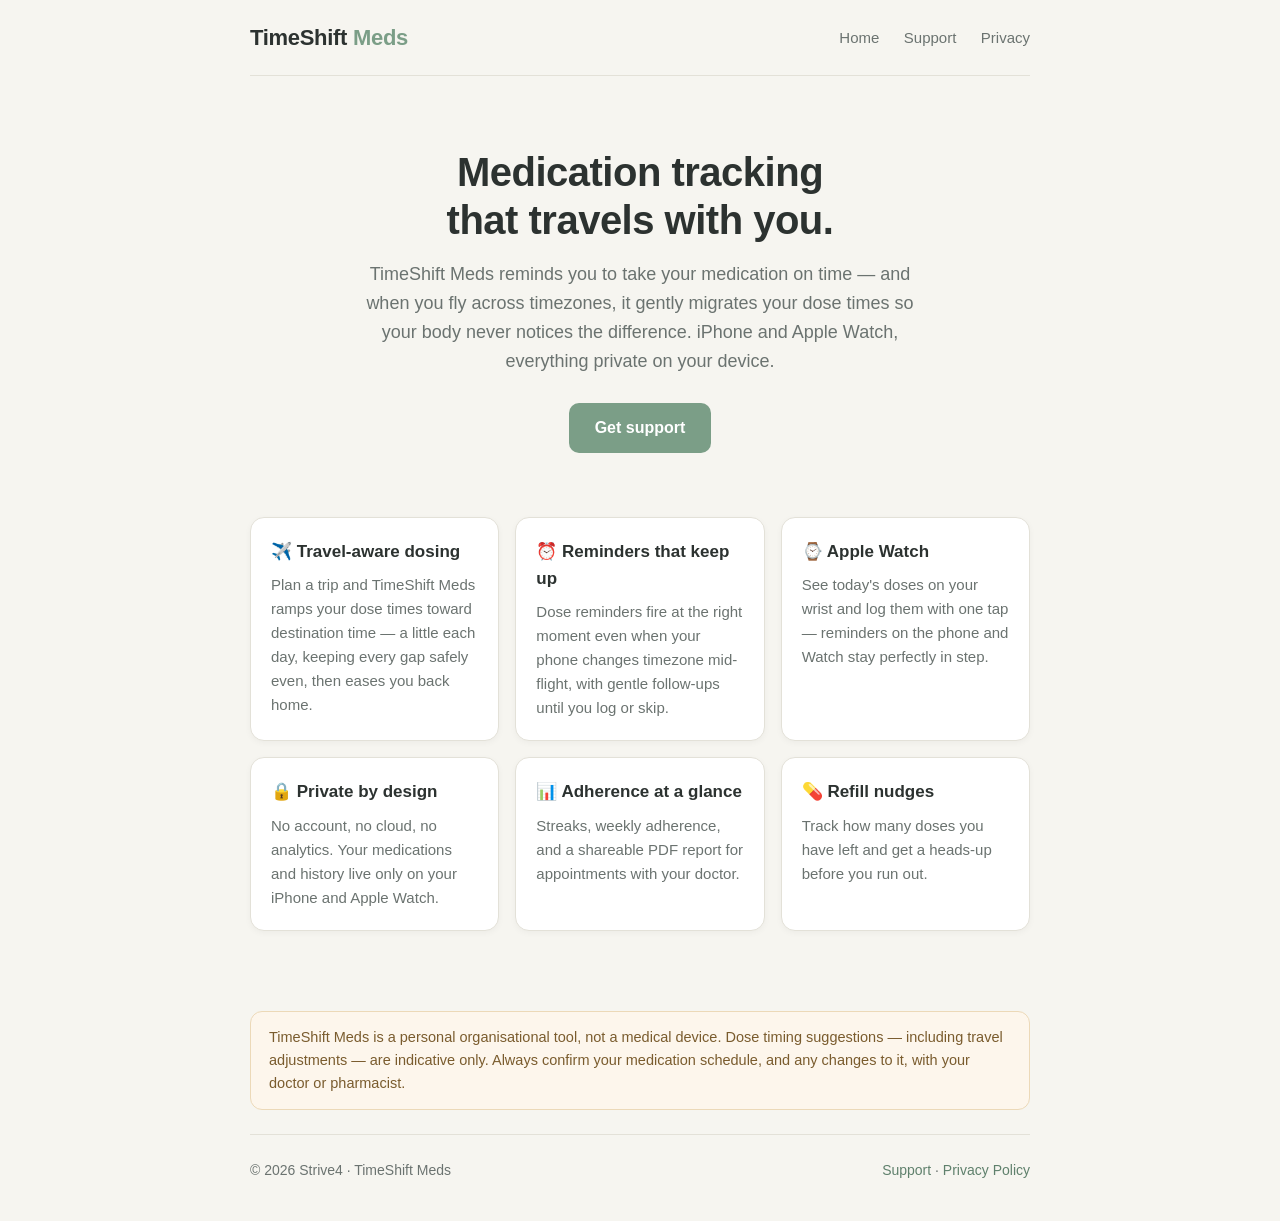
<file: docs/index.html>
<!DOCTYPE html>
<html lang="en">
<head>
  <meta charset="UTF-8" />
  <meta name="viewport" content="width=device-width, initial-scale=1.0" />
  <title>TimeShift Meds — Medication tracking that travels with you</title>
  <meta name="description" content="TimeShift Meds is a warm, travel-aware medication tracker for iPhone and Apple Watch. Gentle timezone shifting, dose reminders, and everything stored privately on your device." />
  <link rel="stylesheet" href="styles.css" />
</head>
<body>
  <div class="wrap">
    <header class="site">
      <div class="logo">TimeShift <span>Meds</span></div>
      <nav class="site">
        <a href="index.html">Home</a>
        <a href="support.html">Support</a>
        <a href="privacy.html">Privacy</a>
      </nav>
    </header>

    <section class="hero">
      <h1>Medication tracking<br />that travels with you.</h1>
      <p>TimeShift Meds reminds you to take your medication on time — and when you fly across timezones, it gently migrates your dose times so your body never notices the difference. iPhone and Apple Watch, everything private on your device.</p>
      <a class="btn" href="support.html">Get support</a>
    </section>

    <section class="features">
      <div class="card">
        <h3>✈️ Travel-aware dosing</h3>
        <p>Plan a trip and TimeShift Meds ramps your dose times toward destination time — a little each day, keeping every gap safely even, then eases you back home.</p>
      </div>
      <div class="card">
        <h3>⏰ Reminders that keep up</h3>
        <p>Dose reminders fire at the right moment even when your phone changes timezone mid-flight, with gentle follow-ups until you log or skip.</p>
      </div>
      <div class="card">
        <h3>⌚ Apple Watch</h3>
        <p>See today's doses on your wrist and log them with one tap — reminders on the phone and Watch stay perfectly in step.</p>
      </div>
      <div class="card">
        <h3>🔒 Private by design</h3>
        <p>No account, no cloud, no analytics. Your medications and history live only on your iPhone and Apple Watch.</p>
      </div>
      <div class="card">
        <h3>📊 Adherence at a glance</h3>
        <p>Streaks, weekly adherence, and a shareable PDF report for appointments with your doctor.</p>
      </div>
      <div class="card">
        <h3>💊 Refill nudges</h3>
        <p>Track how many doses you have left and get a heads-up before you run out.</p>
      </div>
    </section>

    <div class="disclaimer">
      TimeShift Meds is a personal organisational tool, not a medical device. Dose timing suggestions — including travel adjustments — are indicative only. Always confirm your medication schedule, and any changes to it, with your doctor or pharmacist.
    </div>
  </div>

  <div class="wrap">
    <footer class="site">
      <span>© 2026 Strive4 · TimeShift Meds</span>
      <span><a href="support.html">Support</a> · <a href="privacy.html">Privacy Policy</a></span>
    </footer>
  </div>
</body>
</html>
</file>
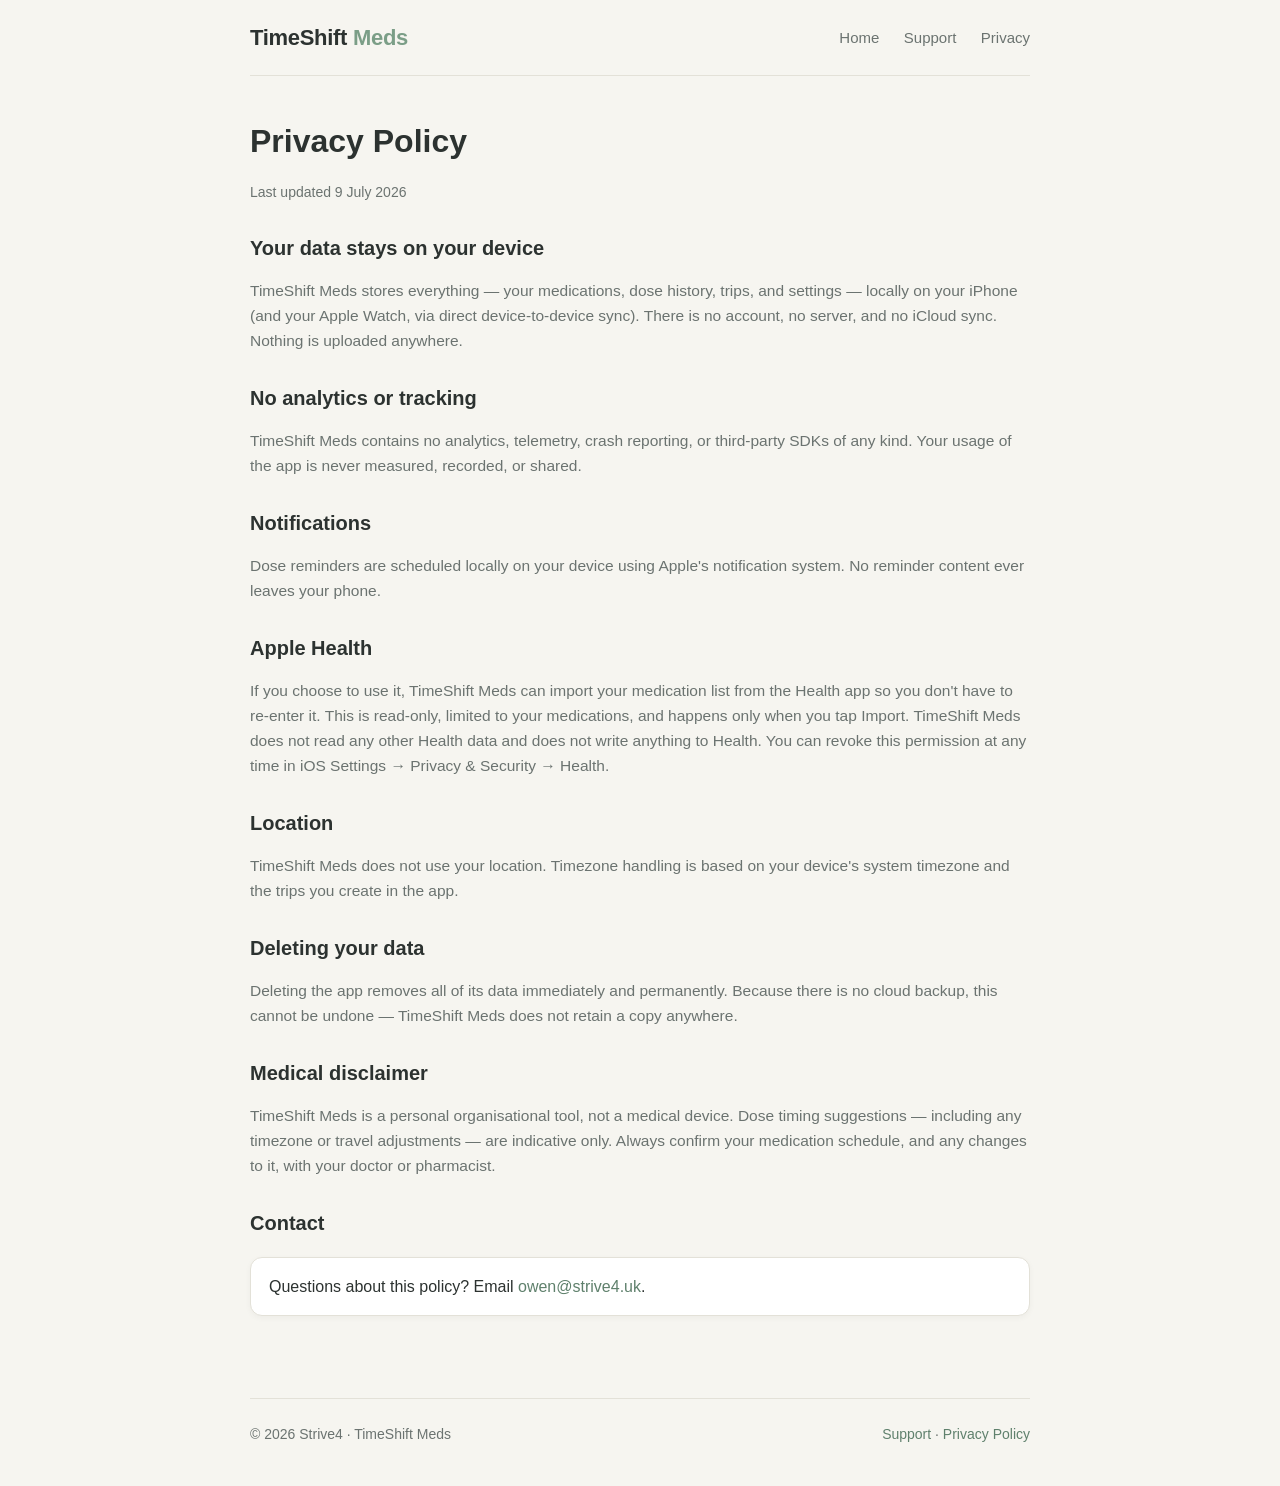
<file: docs/privacy.html>
<!DOCTYPE html>
<html lang="en">
<head>
  <meta charset="UTF-8" />
  <meta name="viewport" content="width=device-width, initial-scale=1.0" />
  <title>TimeShift Meds — Privacy Policy</title>
  <meta name="description" content="How TimeShift Meds handles your data: everything stays on your device." />
  <link rel="stylesheet" href="styles.css" />
</head>
<body>
  <div class="wrap">
    <header class="site">
      <div class="logo">TimeShift <span>Meds</span></div>
      <nav class="site">
        <a href="index.html">Home</a>
        <a href="support.html">Support</a>
        <a href="privacy.html">Privacy</a>
      </nav>
    </header>

    <section class="content">
      <h1>Privacy Policy</h1>
      <p class="updated">Last updated 9 July 2026</p>

      <h2>Your data stays on your device</h2>
      <p>TimeShift Meds stores everything — your medications, dose history, trips, and settings — locally on your iPhone (and your Apple Watch, via direct device-to-device sync). There is no account, no server, and no iCloud sync. Nothing is uploaded anywhere.</p>

      <h2>No analytics or tracking</h2>
      <p>TimeShift Meds contains no analytics, telemetry, crash reporting, or third-party SDKs of any kind. Your usage of the app is never measured, recorded, or shared.</p>

      <h2>Notifications</h2>
      <p>Dose reminders are scheduled locally on your device using Apple's notification system. No reminder content ever leaves your phone.</p>

      <h2>Apple Health</h2>
      <p>If you choose to use it, TimeShift Meds can import your medication list from the Health app so you don't have to re-enter it. This is read-only, limited to your medications, and happens only when you tap Import. TimeShift Meds does not read any other Health data and does not write anything to Health. You can revoke this permission at any time in iOS Settings → Privacy &amp; Security → Health.</p>

      <h2>Location</h2>
      <p>TimeShift Meds does not use your location. Timezone handling is based on your device's system timezone and the trips you create in the app.</p>

      <h2>Deleting your data</h2>
      <p>Deleting the app removes all of its data immediately and permanently. Because there is no cloud backup, this cannot be undone — TimeShift Meds does not retain a copy anywhere.</p>

      <h2>Medical disclaimer</h2>
      <p>TimeShift Meds is a personal organisational tool, not a medical device. Dose timing suggestions — including any timezone or travel adjustments — are indicative only. Always confirm your medication schedule, and any changes to it, with your doctor or pharmacist.</p>

      <h2>Contact</h2>
      <div class="contact-box">
        Questions about this policy? Email
        <a href="mailto:owen@strive4.uk">owen@strive4.uk</a>.
      </div>
    </section>
  </div>

  <div class="wrap">
    <footer class="site">
      <span>© 2026 Strive4 · TimeShift Meds</span>
      <span><a href="support.html">Support</a> · <a href="privacy.html">Privacy Policy</a></span>
    </footer>
  </div>
</body>
</html>
</file>
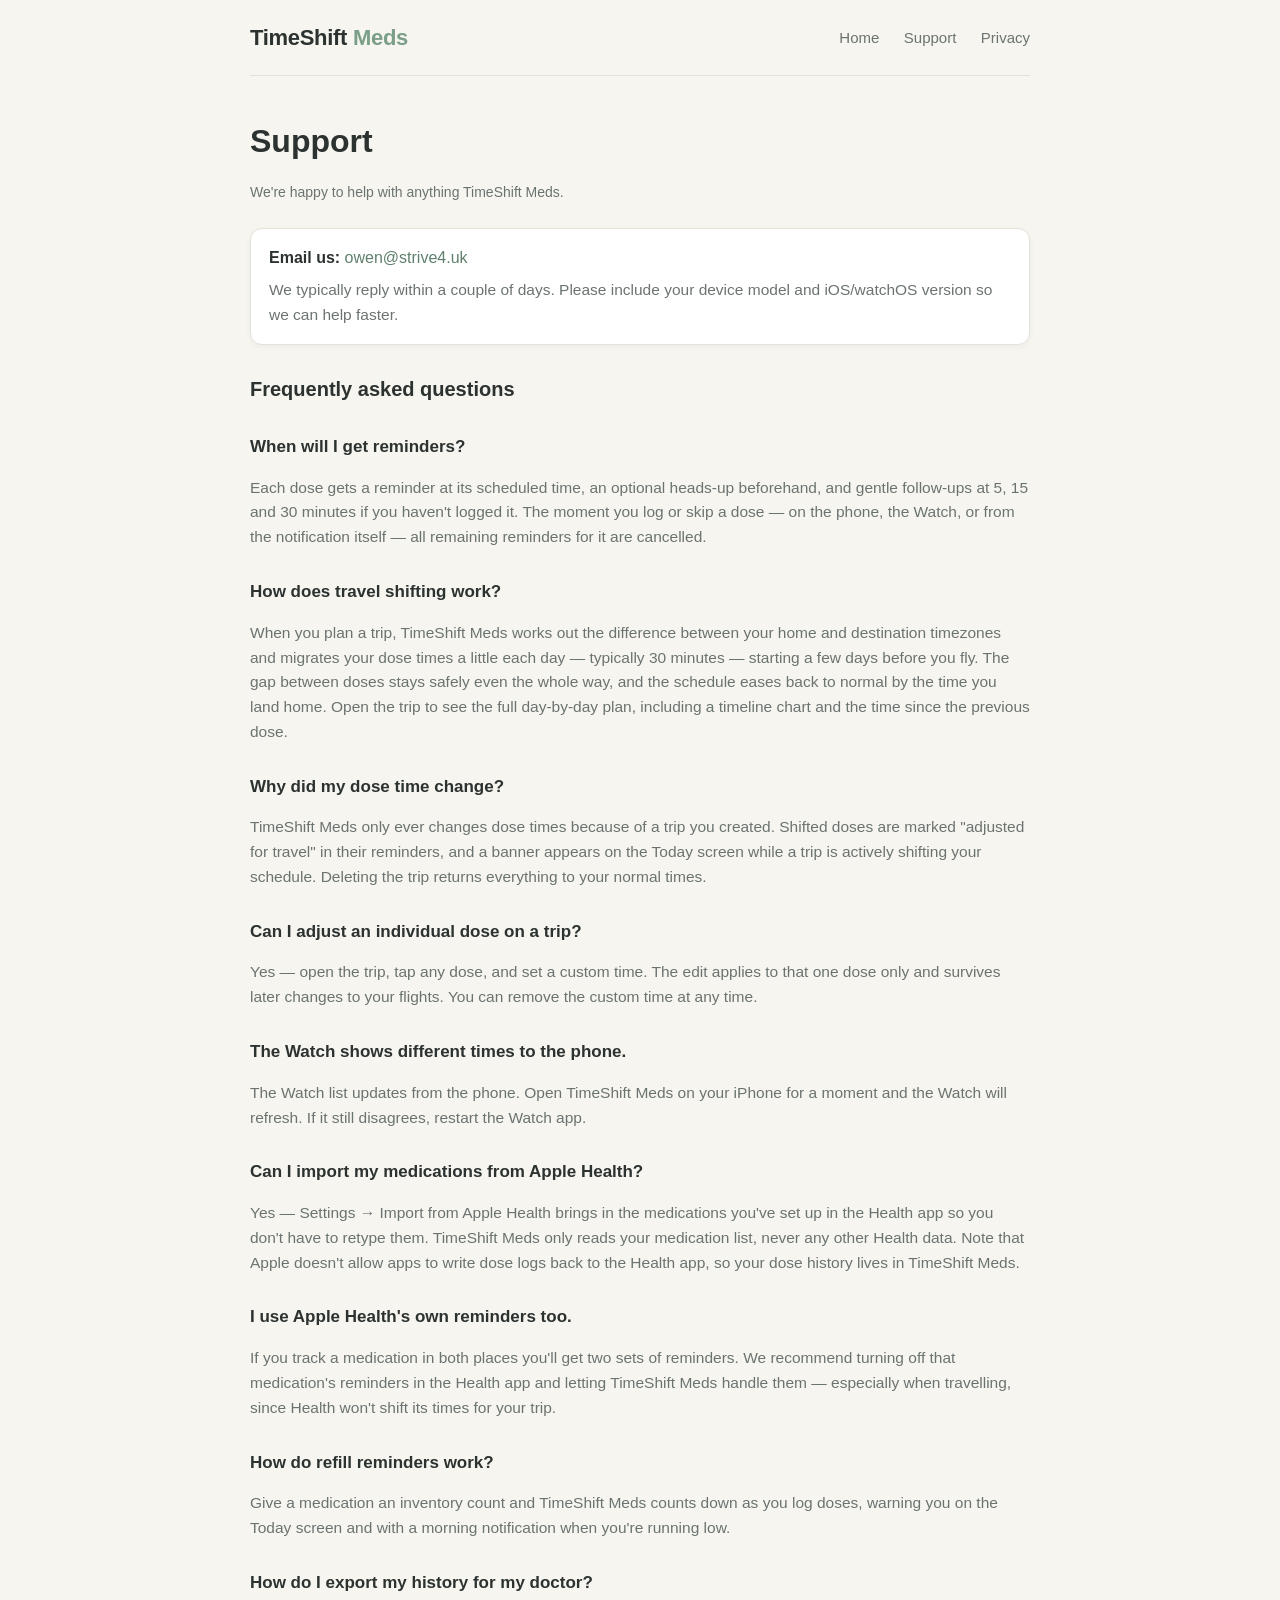
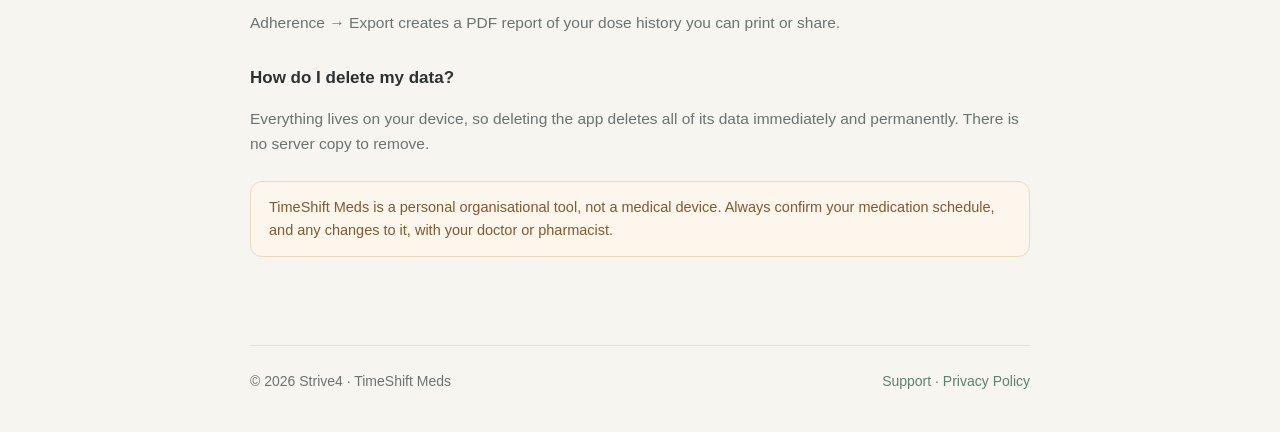
<file: docs/support.html>
<!DOCTYPE html>
<html lang="en">
<head>
  <meta charset="UTF-8" />
  <meta name="viewport" content="width=device-width, initial-scale=1.0" />
  <title>TimeShift Meds — Support</title>
  <meta name="description" content="Get help with TimeShift Meds. Contact support and read answers to common questions." />
  <link rel="stylesheet" href="styles.css" />
</head>
<body>
  <div class="wrap">
    <header class="site">
      <div class="logo">TimeShift <span>Meds</span></div>
      <nav class="site">
        <a href="index.html">Home</a>
        <a href="support.html">Support</a>
        <a href="privacy.html">Privacy</a>
      </nav>
    </header>

    <section class="content">
      <h1>Support</h1>
      <p class="updated">We're happy to help with anything TimeShift Meds.</p>

      <div class="contact-box">
        <strong>Email us:</strong>
        <a href="mailto:owen@strive4.uk">owen@strive4.uk</a>
        <p style="margin:8px 0 0;">We typically reply within a couple of days. Please include your device model and iOS/watchOS version so we can help faster.</p>
      </div>

      <h2>Frequently asked questions</h2>

      <h2 style="font-size:17px;">When will I get reminders?</h2>
      <p>Each dose gets a reminder at its scheduled time, an optional heads-up beforehand, and gentle follow-ups at 5, 15 and 30 minutes if you haven't logged it. The moment you log or skip a dose — on the phone, the Watch, or from the notification itself — all remaining reminders for it are cancelled.</p>

      <h2 style="font-size:17px;">How does travel shifting work?</h2>
      <p>When you plan a trip, TimeShift Meds works out the difference between your home and destination timezones and migrates your dose times a little each day — typically 30 minutes — starting a few days before you fly. The gap between doses stays safely even the whole way, and the schedule eases back to normal by the time you land home. Open the trip to see the full day-by-day plan, including a timeline chart and the time since the previous dose.</p>

      <h2 style="font-size:17px;">Why did my dose time change?</h2>
      <p>TimeShift Meds only ever changes dose times because of a trip you created. Shifted doses are marked "adjusted for travel" in their reminders, and a banner appears on the Today screen while a trip is actively shifting your schedule. Deleting the trip returns everything to your normal times.</p>

      <h2 style="font-size:17px;">Can I adjust an individual dose on a trip?</h2>
      <p>Yes — open the trip, tap any dose, and set a custom time. The edit applies to that one dose only and survives later changes to your flights. You can remove the custom time at any time.</p>

      <h2 style="font-size:17px;">The Watch shows different times to the phone.</h2>
      <p>The Watch list updates from the phone. Open TimeShift Meds on your iPhone for a moment and the Watch will refresh. If it still disagrees, restart the Watch app.</p>

      <h2 style="font-size:17px;">Can I import my medications from Apple Health?</h2>
      <p>Yes — Settings → Import from Apple Health brings in the medications you've set up in the Health app so you don't have to retype them. TimeShift Meds only reads your medication list, never any other Health data. Note that Apple doesn't allow apps to write dose logs back to the Health app, so your dose history lives in TimeShift Meds.</p>

      <h2 style="font-size:17px;">I use Apple Health's own reminders too.</h2>
      <p>If you track a medication in both places you'll get two sets of reminders. We recommend turning off that medication's reminders in the Health app and letting TimeShift Meds handle them — especially when travelling, since Health won't shift its times for your trip.</p>

      <h2 style="font-size:17px;">How do refill reminders work?</h2>
      <p>Give a medication an inventory count and TimeShift Meds counts down as you log doses, warning you on the Today screen and with a morning notification when you're running low.</p>

      <h2 style="font-size:17px;">How do I export my history for my doctor?</h2>
      <p>Adherence → Export creates a PDF report of your dose history you can print or share.</p>

      <h2 style="font-size:17px;">How do I delete my data?</h2>
      <p>Everything lives on your device, so deleting the app deletes all of its data immediately and permanently. There is no server copy to remove.</p>

      <div class="disclaimer">
        TimeShift Meds is a personal organisational tool, not a medical device. Always confirm your medication schedule, and any changes to it, with your doctor or pharmacist.
      </div>
    </section>
  </div>

  <div class="wrap">
    <footer class="site">
      <span>© 2026 Strive4 · TimeShift Meds</span>
      <span><a href="support.html">Support</a> · <a href="privacy.html">Privacy Policy</a></span>
    </footer>
  </div>
</body>
</html>
</file>
<file: docs/styles.css>
:root {
  --bg: #f6f5f0;
  --panel: #ffffff;
  --border: #e3e1d8;
  --text: #2c3230;
  --muted: #6b7370;
  --brand: #7b9e87;
  --brand-dark: #5f806c;
}

* { box-sizing: border-box; }

html { scroll-behavior: smooth; }

body {
  margin: 0;
  font-family: -apple-system, BlinkMacSystemFont, "Segoe UI", Roboto, Helvetica, Arial, sans-serif;
  background: var(--bg);
  color: var(--text);
  line-height: 1.6;
  -webkit-font-smoothing: antialiased;
}

a { color: var(--brand-dark); text-decoration: none; }
a:hover { text-decoration: underline; }

.wrap { max-width: 820px; margin: 0 auto; padding: 0 20px; }

header.site {
  display: flex;
  align-items: center;
  justify-content: space-between;
  padding: 20px 0;
  border-bottom: 1px solid var(--border);
}

.logo {
  font-size: 22px;
  font-weight: 800;
  letter-spacing: -0.3px;
}
.logo span { color: var(--brand); }

nav.site a {
  color: var(--muted);
  margin-left: 20px;
  font-size: 15px;
  font-weight: 500;
}
nav.site a:hover { color: var(--text); text-decoration: none; }

.hero { padding: 72px 0 40px; text-align: center; }
.hero h1 { font-size: 40px; line-height: 1.2; margin: 0 0 16px; letter-spacing: -0.5px; }
.hero p { font-size: 18px; color: var(--muted); max-width: 560px; margin: 0 auto 28px; }

.btn {
  display: inline-block;
  background: var(--brand);
  color: #fff;
  font-weight: 600;
  padding: 12px 26px;
  border-radius: 10px;
}
.btn:hover { background: var(--brand-dark); text-decoration: none; }

.features {
  display: grid;
  grid-template-columns: repeat(auto-fit, minmax(220px, 1fr));
  gap: 16px;
  padding: 24px 0 56px;
}

.card {
  background: var(--panel);
  border: 1px solid var(--border);
  border-radius: 14px;
  padding: 20px;
  box-shadow: 0 2px 6px rgba(0, 0, 0, 0.04);
}
.card h3 { margin: 0 0 8px; font-size: 17px; }
.card p { margin: 0; color: var(--muted); font-size: 15px; }

.content { padding: 40px 0 64px; }
.content h1 { font-size: 32px; margin: 0 0 6px; }
.content h2 { font-size: 20px; margin: 28px 0 8px; }
.content p, .content li { color: var(--muted); font-size: 15.5px; }
.content .updated { color: var(--muted); font-size: 14px; margin-bottom: 24px; }

.contact-box {
  background: var(--panel);
  border: 1px solid var(--border);
  border-radius: 12px;
  padding: 16px 18px;
  margin: 18px 0;
  box-shadow: 0 2px 6px rgba(0, 0, 0, 0.04);
}

.disclaimer {
  background: #fdf6ec;
  border: 1px solid #ecd9b8;
  border-radius: 12px;
  padding: 14px 18px;
  margin: 24px 0;
  font-size: 14.5px;
  color: #7a5c2e;
}

footer.site {
  display: flex;
  align-items: center;
  justify-content: space-between;
  padding: 24px 0 40px;
  border-top: 1px solid var(--border);
  color: var(--muted);
  font-size: 14px;
  flex-wrap: wrap;
  gap: 8px;
}
</file>
